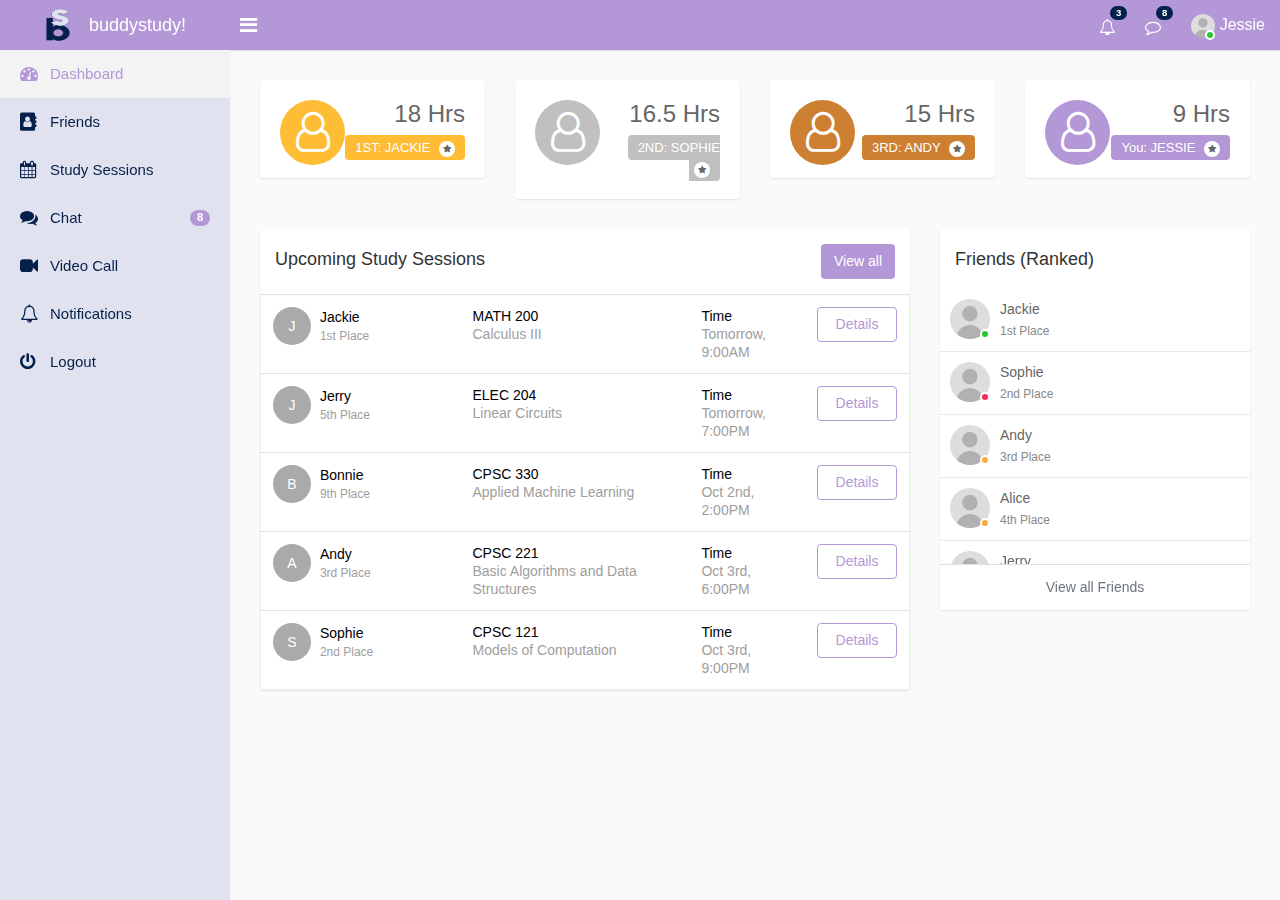
<file: index.html>
﻿<!DOCTYPE html>
<html lang="en">

<head>
    <meta charset="utf-8">
    <meta name="viewport" content="width=device-width, initial-scale=1.0, user-scalable=0">
    
    <title></title>
    <link href="https://fonts.googleapis.com/icon?family=Material+Icons" rel="stylesheet">
    <link rel="stylesheet" type="text/css" href="assets/css/bootstrap.min.css">
    <link rel="stylesheet" type="text/css" href="assets/css/font-awesome.min.css">
    <link rel="stylesheet" type="text/css" href="assets/css/style.css">
    
    <!--[if lt IE 9]>
		<script src="assets/js/html5shiv.min.js"></script>
		<script src="assets/js/respond.min.js"></script>
	<![endif]-->
</head>

<body>
    <div class="main-wrapper">
        <div class="header" align="middle">
			<div class="header-left">
				<a href="index.html" class="logo">
					<img src="assets/img/logo.png" width="35" height="35" alt=""> <span>buddystudy!</span>
				</a>
			</div>
			<a id="toggle_btn" href="javascript:void(0);"><i class="fa fa-bars"></i></a>
            <a id="mobile_btn" class="mobile_btn float-left" href="#sidebar"><i class="fa fa-bars"></i></a>
            <ul class="nav user-menu float-right">
                <li class="nav-item dropdown d-none d-sm-block">
                    <a href="#" class="dropdown-toggle nav-link" data-toggle="dropdown"><i class="fa fa-bell-o"></i> <span class="badge badge-pill bg-danger float-right">3</span></a>
                </li>
                <li class="nav-item dropdown d-none d-sm-block">
                    <a href="#" class="hasnotifications nav-link"><i class="fa fa-comment-o"></i> <span class="badge badge-pill bg-danger float-right">8</span></a>
                </li>
                <li class="nav-item dropdown d-none d-sm-block">
                    <a href="edit-profile.html" class="dropdown-toggle nav-link user-link" data-toggle="dropdown">
                        <span class="user-img">
							<img class="rounded-circle" src="assets/img/user.jpg" width="24" alt="Admin">
							<span class="status online"></span>
						</span>
						<span>Jessie</span>
                    </a>
					<div class="dropdown-menu">
						<a class="dropdown-item" href="edit-profile.html">Edit Profile</a>
						<a class="dropdown-item" href="login.html">Logout</a>
					</div>
                </li>
            </ul>
            <div class="dropdown mobile-user-menu float-right">
                <a href="#" class="dropdown-toggle" data-toggle="dropdown" aria-expanded="false"><i class="fa fa-ellipsis-v"></i></a>
                <div class="dropdown-menu dropdown-menu-right">
                    <a class="dropdown-item" href="edit-profile.html">Edit Profile</a>
                    <a class="dropdown-item" href="login.html">Logout</a>
                </div>
            </div>
        </div>
        <div class="sidebar" id="sidebar">
            <div class="sidebar-inner slimscroll">
                <div id="sidebar-menu" class="sidebar-menu">
                    <ul>
                        <li class="active">
                            <a href="index.html"><i class="fa fa-dashboard"></i> <span>Dashboard</span></a>
                        </li>
					
                        <li>
                            <a href="friends.html"><i class="fa fa-address-book"></i> <span>Friends</span></a>
                        </li>
                        <li>
                            <a href="study-sessions.html"><i class="fa fa-calendar"></i> <span>Study Sessions</span></a>
                        </li>
                        <li>
                            <a href="chat.html"><i class="fa fa-comments"></i> <span>Chat</span> <span class="badge badge-pill bg-primary float-right">8</span></a>
                        </li>
                        <li>
							<a href="video-call.html"><i class="fa fa-video-camera"></i> <span>Video Call</span></a>
						</li>
						<li>
							<a href="activities.html"><i class="fa fa-bell-o"></i> <span>Notifications</span></a>
						</li>
                        <li>
							<a href="login.html"><i class="fa fa-power-off"></i> <span>Logout</span></a>
						</li>
                    </ul>
                </div>
            </div>
        </div>
        <div class="page-wrapper">
            <div class="content">
                <div class="row">
                    <div class="col-md-6 col-sm-6 col-lg-6 col-xl-3">
                        <div class="dash-widget">
							<span class="dash-widget-bg4"><i class="fa fa-user-o" aria-hidden="true"></i></span>
							<div class="dash-widget-info text-right">
								<h3>18 Hrs</h3>
								<span class="widget-title4">1ST: JACKIE <i class="fa fa-star" aria-hidden="true"></i></span>
							</div>
                        </div>
                    </div>
                    <div class="col-md-6 col-sm-6 col-lg-6 col-xl-3">
                        <div class="dash-widget">
                            <span class="dash-widget-bg1"><i class="fa fa-user-o"></i></span>
                            <div class="dash-widget-info text-right">
                                <h3>16.5 Hrs</h3>
                                <span class="widget-title1">2ND: SOPHIE <i class="fa fa-star" aria-hidden="true"></i></span>
                            </div>
                        </div>
                    </div>
                    <div class="col-md-6 col-sm-6 col-lg-6 col-xl-3">
                        <div class="dash-widget">
                            <span class="dash-widget-bg2"><i class="fa fa-user-o" aria-hidden="true"></i></span>
                            <div class="dash-widget-info text-right">
                                <h3>15 Hrs</h3>
                                <span class="widget-title2">3RD: ANDY <i class="fa fa-star" aria-hidden="true"></i></span>
                            </div>
                        </div>
                    </div>
                    <div class="col-md-6 col-sm-6 col-lg-6 col-xl-3">
                        <div class="dash-widget">
                            <span class="dash-widget-bg3"><i class="fa fa-user-o" aria-hidden="true"></i></span>
                            <div class="dash-widget-info text-right">
                                <h3>9 Hrs</h3>
                                <span class="widget-title3">You: JESSIE <i class="fa fa-star" aria-hidden="true"></i></span>
                            </div>
                        </div>
                    </div>
                </div>
				

                <!-- UPCOMING STUDY SESSIONS -->
				<div class="row">
					<div class="col-12 col-md-6 col-lg-8 col-xl-8">
						<div class="card">
							<div class="card-header">
								<h4 class="card-title d-inline-block">Upcoming Study Sessions</h4> <a href="study-sessions.html" class="btn btn-primary float-right">View all</a>
							</div>
							<div class="card-body p-0">
								<div class="table-responsive">
									<table class="table mb-0">
										<thead class="d-none">
											<tr>
												<th>Friend Name</th>
                                                <th>Subject</th>
												<th>Timing</th>
												<th class="text-right">Details</th>
											</tr>
										</thead>
										<tbody>
											<tr>
												<td style="min-width: 200px;">
													<a class = "avatar" href = "login.html">J</a>
                                                    <h2>Jackie <span>1st Place</span></a></h2>
												</td>                 
												<td style="min-width: 200px;">
													<h5 class="time-title p-0">MATH 200</h5>
													<p>Calculus III</p>
												</td>
												<td>
													<h5 class="time-title p-0">Time</h5>
													<p>Tomorrow, 9:00AM</p>
												</td>
												<td class="text-right">
													<a href="login.html" class="btn btn-outline-primary take-btn">Details</a>
												</td>
											</tr>
											<tr>
												<td style="min-width: 200px;">
													<a class = "avatar" href = "login.html">J</a>
                                                    <h2>Jerry <span>5th Place</span></a></h2>
												</td>                 
												<td style="min-width: 200px;">
													<h5 class="time-title p-0">ELEC 204</h5>
													<p>Linear Circuits</p>
												</td>
												<td>
													<h5 class="time-title p-0">Time</h5>
													<p>Tomorrow, 7:00PM</p>
												</td>
												<td class="text-right">
													<a href="login.html" class="btn btn-outline-primary take-btn">Details</a>
												</td>
											</tr>
											<tr>
												<td style="min-width: 200px;">
													<a class = "avatar" href = "login.html">B</a>
                                                    <h2>Bonnie <span>9th Place</span></a></h2>
												</td>                 
												<td style="min-width: 200px;">
													<h5 class="time-title p-0">CPSC 330</h5>
													<p>Applied Machine Learning</p>
												</td>
												<td>
													<h5 class="time-title p-0">Time</h5>
													<p>Oct 2nd, 2:00PM</p>
												</td>
												<td class="text-right">
													<a href="login.html" class="btn btn-outline-primary take-btn">Details</a>
												</td>
											</tr>
											<tr>
												<td style="min-width: 200px;">
													<a class = "avatar" href = "login.html">A</a>
                                                    <h2>Andy <span>3rd Place</span></a></h2>
												</td>                 
												<td style="min-width: 200px;">
													<h5 class="time-title p-0">CPSC 221</h5>
													<p>Basic Algorithms and Data Structures</p>
												</td>
												<td>
													<h5 class="time-title p-0">Time</h5>
													<p>Oct 3rd, 6:00PM</p>
												</td>
												<td class="text-right">
													<a href="login.html" class="btn btn-outline-primary take-btn">Details</a>
												</td>
											</tr>
											<tr>
												<td style="min-width: 200px;">
													<a class = "avatar" href = "login.html">S</a>
                                                    <h2>Sophie <span>2nd Place</span></a></h2>
												</td>                 
												<td style="min-width: 200px;">
													<h5 class="time-title p-0">CPSC 121</h5>
													<p>Models of Computation</p>
												</td>
												<td>
													<h5 class="time-title p-0">Time</h5>
													<p>Oct 3rd, 9:00PM</p>
												</td>
												<td class="text-right">
													<a href="login.html" class="btn btn-outline-primary take-btn">Details</a>
												</td>
											</tr>
										</tbody>
									</table>
								</div>
							</div>
						</div>
					</div>

                    <!-- FRIENDS LIST -->
                    <div class="col-12 col-md-6 col-lg-4 col-xl-4">
                        <div class="card member-panel">
							<div class="card-header bg-white">
								<h4 class="card-title mb-0">Friends (Ranked)</h4>
							</div>
                            <div class="card-body">
                                <ul class="contact-list">
                                    <li>
                                        <div class="contact-cont">
                                            <div class="float-left user-img m-r-10">
                                                <a href="login.html" title="Jackie"><img src="assets/img/user.jpg" alt="" class="w-40 rounded-circle"><span class="status online"></span></a>
                                            </div>
                                            <div class="contact-info">
                                                <span class="contact-name text-ellipsis">Jackie</span>
                                                <span class="contact-date">1st Place</span>
                                            </div>
                                        </div>
                                    </li>
                                    <li>
                                        <div class="contact-cont">
                                            <div class="float-left user-img m-r-10">
                                                <a href="login.html"><img src="assets/img/user.jpg" alt="" class="w-40 rounded-circle"><span class="status offline"></span></a>
                                            </div>
                                            <div class="contact-info">
                                                <span class="contact-name text-ellipsis">Sophie</span>
                                                <span class="contact-date">2nd Place</span>
                                            </div>
                                        </div>
                                    </li>
                                    <li>
                                        <div class="contact-cont">
                                            <div class="float-left user-img m-r-10">
                                                <a href="login.html"><img src="assets/img/user.jpg" alt="" class="w-40 rounded-circle"><span class="status away"></span></a>
                                            </div>
                                            <div class="contact-info">
                                                <span class="contact-name text-ellipsis">Andy</span>
                                                <span class="contact-date">3rd Place</span>
                                            </div>
                                        </div>
                                    </li>
                                    <li>
                                        <div class="contact-cont">
                                            <div class="float-left user-img m-r-10">
                                                <a href="login.html" title="Alice"><img src="assets/img/user.jpg" alt="" class="w-40 rounded-circle"><span class="status away"></span></a>
                                            </div>
                                            <div class="contact-info">
                                                <span class="contact-name text-ellipsis">Alice</span>
                                                <span class="contact-date">4th Place</span>
                                            </div>
                                        </div>
                                    </li>
                                    <li>
                                        <div class="contact-cont">
                                            <div class="float-left user-img m-r-10">
                                                <a href="profile.html"><img src="assets/img/user.jpg" alt="" class="w-40 rounded-circle"><span class="status online"></span></a>
                                            </div>
                                            <div class="contact-info">
                                                <span class="contact-name text-ellipsis">Jerry</span>
                                                <span class="contact-date">5th Place</span>
                                            </div>
                                        </div>
                                    </li>
                                    <li>
                                        <div class="contact-cont">
                                            <div class="float-left user-img m-r-10">
                                                <a href="profile.html"><img src="assets/img/user.jpg" alt="" class="w-40 rounded-circle"><span class="status online"></span></a>
                                            </div>
                                            <div class="contact-info">
                                                <span class="contact-name text-ellipsis">YOU (Jessie)</span>
                                                <span class="contact-date">6th Place</span>
                                            </div>
                                        </div>
                                    </li>
                                </ul>
                            </div>
                            <div class="card-footer text-center bg-white">
                                <a href="friends.html" class="text-muted">View all Friends</a>
                            </div>
                        </div>
                    </div>
				</div>
            </div>


            <div class="notification-box">
                <div class="msg-sidebar notifications msg-noti">
                    <div class="topnav-dropdown-header">
                        <span>Messages</span>
                    </div>
                    <div class="drop-scroll msg-list-scroll" id="msg_list">
                        <ul class="list-box">
                            <li>
                                <a href="chat.html">
                                    <div class="list-item">
                                        <div class="list-left">
                                            <span class="avatar">R</span>
                                        </div>
                                        <div class="list-body">
                                            <span class="message-author">Richard Miles </span>
                                            <span class="message-time">12:28 AM</span>
                                            <div class="clearfix"></div>
                                            <span class="message-content">Lorem ipsum dolor sit amet, consectetur adipiscing</span>
                                        </div>
                                    </div>
                                </a>
                            </li>
                            <li>
                                <a href="chat.html">
                                    <div class="list-item new-message">
                                        <div class="list-left">
                                            <span class="avatar">J</span>
                                        </div>
                                        <div class="list-body">
                                            <span class="message-author">John Doe</span>
                                            <span class="message-time">1 Aug</span>
                                            <div class="clearfix"></div>
                                            <span class="message-content">Lorem ipsum dolor sit amet, consectetur adipiscing</span>
                                        </div>
                                    </div>
                                </a>
                            </li>
                            <li>
                                <a href="chat.html">
                                    <div class="list-item">
                                        <div class="list-left">
                                            <span class="avatar">T</span>
                                        </div>
                                        <div class="list-body">
                                            <span class="message-author"> Tarah Shropshire </span>
                                            <span class="message-time">12:28 AM</span>
                                            <div class="clearfix"></div>
                                            <span class="message-content">Lorem ipsum dolor sit amet, consectetur adipiscing</span>
                                        </div>
                                    </div>
                                </a>
                            </li>
                            <li>
                                <a href="chat.html">
                                    <div class="list-item">
                                        <div class="list-left">
                                            <span class="avatar">M</span>
                                        </div>
                                        <div class="list-body">
                                            <span class="message-author">Mike Litorus</span>
                                            <span class="message-time">12:28 AM</span>
                                            <div class="clearfix"></div>
                                            <span class="message-content">Lorem ipsum dolor sit amet, consectetur adipiscing</span>
                                        </div>
                                    </div>
                                </a>
                            </li>
                            <li>
                                <a href="chat.html">
                                    <div class="list-item">
                                        <div class="list-left">
                                            <span class="avatar">C</span>
                                        </div>
                                        <div class="list-body">
                                            <span class="message-author"> Catherine Manseau </span>
                                            <span class="message-time">12:28 AM</span>
                                            <div class="clearfix"></div>
                                            <span class="message-content">Lorem ipsum dolor sit amet, consectetur adipiscing</span>
                                        </div>
                                    </div>
                                </a>
                            </li>
                            <li>
                                <a href="chat.html">
                                    <div class="list-item">
                                        <div class="list-left">
                                            <span class="avatar">D</span>
                                        </div>
                                        <div class="list-body">
                                            <span class="message-author"> Domenic Houston </span>
                                            <span class="message-time">12:28 AM</span>
                                            <div class="clearfix"></div>
                                            <span class="message-content">Lorem ipsum dolor sit amet, consectetur adipiscing</span>
                                        </div>
                                    </div>
                                </a>
                            </li>
                            <li>
                                <a href="chat.html">
                                    <div class="list-item">
                                        <div class="list-left">
                                            <span class="avatar">B</span>
                                        </div>
                                        <div class="list-body">
                                            <span class="message-author"> Buster Wigton </span>
                                            <span class="message-time">12:28 AM</span>
                                            <div class="clearfix"></div>
                                            <span class="message-content">Lorem ipsum dolor sit amet, consectetur adipiscing</span>
                                        </div>
                                    </div>
                                </a>
                            </li>
                            <li>
                                <a href="chat.html">
                                    <div class="list-item">
                                        <div class="list-left">
                                            <span class="avatar">R</span>
                                        </div>
                                        <div class="list-body">
                                            <span class="message-author"> Rolland Webber </span>
                                            <span class="message-time">12:28 AM</span>
                                            <div class="clearfix"></div>
                                            <span class="message-content">Lorem ipsum dolor sit amet, consectetur adipiscing</span>
                                        </div>
                                    </div>
                                </a>
                            </li>
                            <li>
                                <a href="chat.html">
                                    <div class="list-item">
                                        <div class="list-left">
                                            <span class="avatar">C</span>
                                        </div>
                                        <div class="list-body">
                                            <span class="message-author"> Claire Mapes </span>
                                            <span class="message-time">12:28 AM</span>
                                            <div class="clearfix"></div>
                                            <span class="message-content">Lorem ipsum dolor sit amet, consectetur adipiscing</span>
                                        </div>
                                    </div>
                                </a>
                            </li>
                            <li>
                                <a href="chat.html">
                                    <div class="list-item">
                                        <div class="list-left">
                                            <span class="avatar">M</span>
                                        </div>
                                        <div class="list-body">
                                            <span class="message-author">Melita Faucher</span>
                                            <span class="message-time">12:28 AM</span>
                                            <div class="clearfix"></div>
                                            <span class="message-content">Lorem ipsum dolor sit amet, consectetur adipiscing</span>
                                        </div>
                                    </div>
                                </a>
                            </li>
                            <li>
                                <a href="chat.html">
                                    <div class="list-item">
                                        <div class="list-left">
                                            <span class="avatar">J</span>
                                        </div>
                                        <div class="list-body">
                                            <span class="message-author">Jeffery Lalor</span>
                                            <span class="message-time">12:28 AM</span>
                                            <div class="clearfix"></div>
                                            <span class="message-content">Lorem ipsum dolor sit amet, consectetur adipiscing</span>
                                        </div>
                                    </div>
                                </a>
                            </li>
                            <li>
                                <a href="chat.html">
                                    <div class="list-item">
                                        <div class="list-left">
                                            <span class="avatar">L</span>
                                        </div>
                                        <div class="list-body">
                                            <span class="message-author">Loren Gatlin</span>
                                            <span class="message-time">12:28 AM</span>
                                            <div class="clearfix"></div>
                                            <span class="message-content">Lorem ipsum dolor sit amet, consectetur adipiscing</span>
                                        </div>
                                    </div>
                                </a>
                            </li>
                            <li>
                                <a href="chat.html">
                                    <div class="list-item">
                                        <div class="list-left">
                                            <span class="avatar">T</span>
                                        </div>
                                        <div class="list-body">
                                            <span class="message-author">Tarah Shropshire</span>
                                            <span class="message-time">12:28 AM</span>
                                            <div class="clearfix"></div>
                                            <span class="message-content">Lorem ipsum dolor sit amet, consectetur adipiscing</span>
                                        </div>
                                    </div>
                                </a>
                            </li>
                        </ul>
                    </div>
                    <div class="topnav-dropdown-footer">
                        <a href="chat.html">See all messages</a>
                    </div>
                </div>
            </div>
        </div>
    </div>
    <div class="sidebar-overlay" data-reff=""></div>
    <script src="assets/js/jquery-3.2.1.min.js"></script>
	<script src="assets/js/popper.min.js"></script>
    <script src="assets/js/bootstrap.min.js"></script>
    <script src="assets/js/jquery.slimscroll.js"></script>
    <script src="assets/js/Chart.bundle.js"></script>
    <script src="assets/js/chart.js"></script>
    <script src="assets/js/app.js"></script>

</body>

</html>
</file>
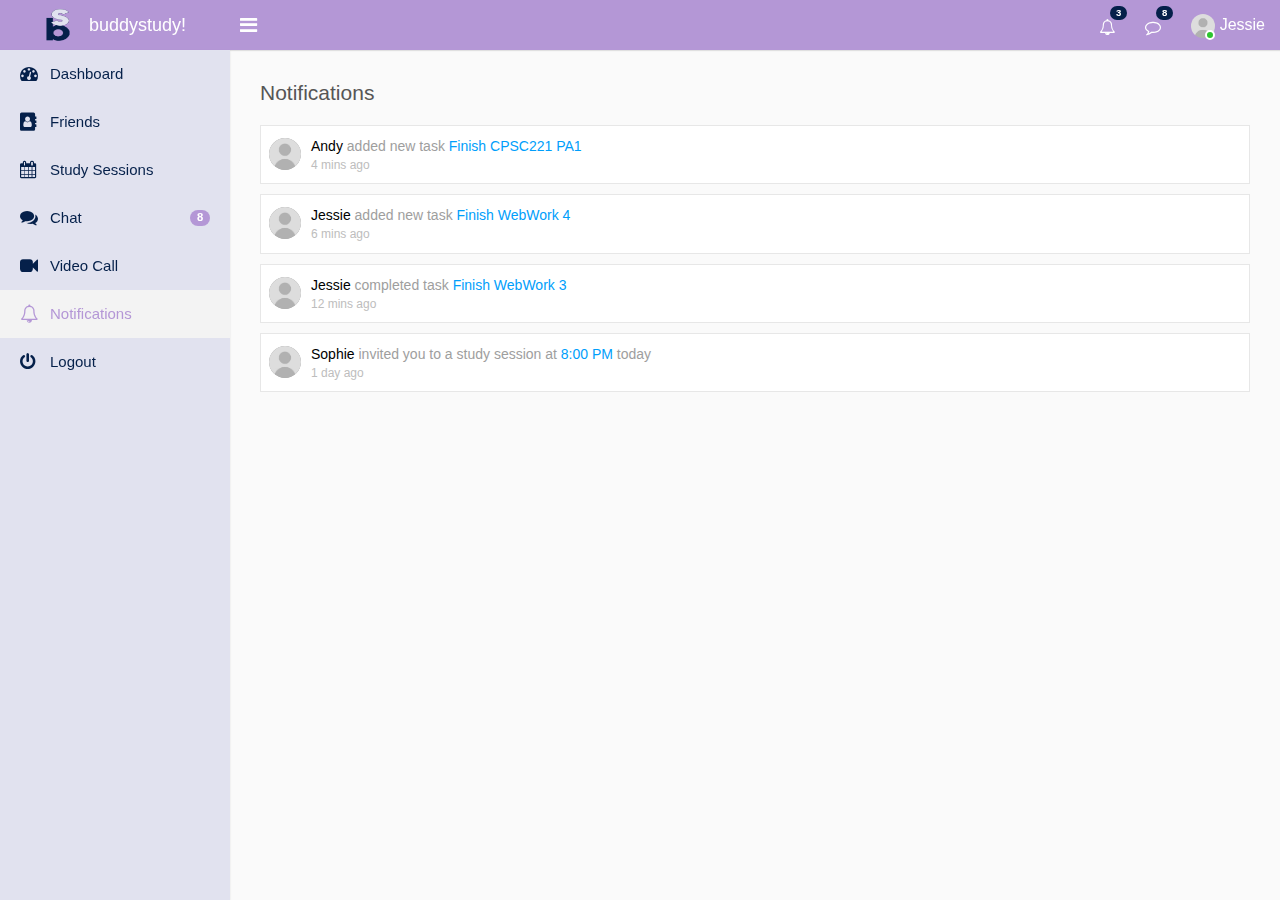
<file: activities.html>
﻿<!DOCTYPE html>
<html lang="en">

<head>
    <meta charset="utf-8">
    <meta name="viewport" content="width=device-width, initial-scale=1.0, user-scalable=0">
    
    <title>Activities</title>
    <link rel="stylesheet" type="text/css" href="assets/css/bootstrap.min.css">
    <link rel="stylesheet" type="text/css" href="assets/css/font-awesome.min.css">
    <link rel="stylesheet" type="text/css" href="assets/css/style.css">
    <!--[if lt IE 9]>
		<script src="assets/js/html5shiv.min.js"></script>
		<script src="assets/js/respond.min.js"></script>
	<![endif]-->
</head>

<body>
    <div class="main-wrapper">
        <div class="header" align="middle">
			<div class="header-left">
				<a href="index.html" class="logo">
					<img src="assets/img/logo.png" width="35" height="35" alt=""> <span>buddystudy!</span>
				</a>
			</div>
			<a id="toggle_btn" href="javascript:void(0);"><i class="fa fa-bars"></i></a>
            <a id="mobile_btn" class="mobile_btn float-left" href="#sidebar"><i class="fa fa-bars"></i></a>
            <ul class="nav user-menu float-right">
                <li class="nav-item dropdown d-none d-sm-block">
                    <a href="#" class="dropdown-toggle nav-link" data-toggle="dropdown"><i class="fa fa-bell-o"></i> <span class="badge badge-pill bg-danger float-right">3</span></a>
                </li>
                <li class="nav-item dropdown d-none d-sm-block">
                    <a href="#" class="hasnotifications nav-link"><i class="fa fa-comment-o"></i> <span class="badge badge-pill bg-danger float-right">8</span></a>
                </li>
                <li class="nav-item dropdown d-none d-sm-block">
                    <a href="edit-profile.html" class="dropdown-toggle nav-link user-link" data-toggle="dropdown">
                        <span class="user-img">
							<img class="rounded-circle" src="assets/img/user.jpg" width="24" alt="Admin">
							<span class="status online"></span>
						</span>
						<span>Jessie</span>
                    </a>
					<div class="dropdown-menu">
						<a class="dropdown-item" href="edit-profile.html">Edit Profile</a>
						<a class="dropdown-item" href="login.html">Logout</a>
					</div>
                </li>
            </ul>
            <div class="dropdown mobile-user-menu float-right">
                <a href="#" class="dropdown-toggle" data-toggle="dropdown" aria-expanded="false"><i class="fa fa-ellipsis-v"></i></a>
                <div class="dropdown-menu dropdown-menu-right">
                    <a class="dropdown-item" href="edit-profile.html">Edit Profile</a>
                    <a class="dropdown-item" href="login.html">Logout</a>
                </div>
            </div>
        </div>
        <div class="sidebar" id="sidebar">
            <div class="sidebar-inner slimscroll">
                <div id="sidebar-menu" class="sidebar-menu">
                    <ul>
                        <li>
                            <a href="index.html"><i class="fa fa-dashboard"></i> <span>Dashboard</span></a>
                        </li>
					
                        <li>
                            <a href="friends.html"><i class="fa fa-address-book"></i> <span>Friends</span></a>
                        </li>
                        <li>
                            <a href="study-sessions.html"><i class="fa fa-calendar"></i> <span>Study Sessions</span></a>
                        </li>
                        <li>
                            <a href="chat.html"><i class="fa fa-comments"></i> <span>Chat</span> <span class="badge badge-pill bg-primary float-right">8</span></a>
                        </li>
                        <li>
							<a href="video-call.html"><i class="fa fa-video-camera"></i> <span>Video Call</span></a>
						</li>
						<li class="active">
							<a href="activities.html"><i class="fa fa-bell-o"></i> <span>Notifications</span></a>
						</li>
                        <li>
							<a href="login.html"><i class="fa fa-power-off"></i> <span>Logout</span></a>
						</li>
                    </ul>
                </div>
            </div>
        </div>
        <div class="page-wrapper">
            <div class="content">
                <div class="row">
                    <div class="col-sm-12">
                        <h4 class="page-title">Notifications</h4>
                    </div>
                </div>
                <div class="row">
                    <div class="col-md-12">
                        <div class="activity">
                            <div class="activity-box">
                                <ul class="activity-list">
                                    <li>
                                        <div class="activity-user">
                                            <a href="profile.html" title="Lesley Grauer" data-toggle="tooltip" class="avatar">
                                                <img alt="Jessie" src="assets/img/user.jpg" class="img-fluid rounded-circle">
                                            </a>
                                        </div>
                                        <div class="activity-content">
                                            <div class="timeline-content">
                                                <a href="profile.html" class="name">Andy</a> added new task <a href="">Finish CPSC221 PA1</a>
                                                <span class="time">4 mins ago</span>
                                            </div>
                                        </div>
										<a class="activity-delete" href="" title="Delete">&times;</a>
                                    </li>
                                    <li>
                                        <div class="activity-user">
                                            <a href="profile.html" title="Lesley Grauer" data-toggle="tooltip" class="avatar">
                                                <img alt="Jessie" src="assets/img/user.jpg" class="img-fluid rounded-circle">
                                            </a>
                                        </div>
                                        <div class="activity-content">
                                            <div class="timeline-content">
                                                <a href="profile.html" class="name">Jessie</a> added new task <a href="#">Finish WebWork 4</a>
                                                <span class="time">6 mins ago</span>
                                            </div>
                                        </div>
										<a class="activity-delete" href="" title="Delete">&times;</a>
                                    </li>
                                    <li>
                                        <div class="activity-user">
                                            <a href="profile.html" title="Catherine Manseau" data-toggle="tooltip" class="avatar">
                                                <img alt="Catherine Manseau" src="assets/img/user.jpg" class="img-fluid rounded-circle">
                                            </a>
                                        </div>
                                        <div class="activity-content">
                                            <div class="timeline-content">
                                                <a href="profile.html" class="name">Jessie</a> completed task <a href="#">Finish WebWork 3</a>
                                                <span class="time">12 mins ago</span>
                                            </div>
                                        </div>
										<a class="activity-delete" href="" title="Delete">&times;</a>
                                    </li>
                                    <li>
                                        <div class="activity-user">
                                            <a href="#" title="Sophie" data-toggle="tooltip" class="avatar">
                                                <img alt="Sophie" src="assets/img/user.jpg" class="img-fluid rounded-circle">
                                            </a>
                                        </div>
                                        <div class="activity-content">
                                            <div class="timeline-content">
                                                <a href="profile.html" class="name">Sophie</a> invited you to a study session at <a href="#">8:00 PM</a> today
                                                <span class="time">1 day ago</span>
                                            </div>
                                        </div>
										<a class="activity-delete" href="" title="Delete">&times;</a>
                                    </li>
                                </ul>
                            </div>
                        </div>
                    </div>
                </div>
            </div>
            <div class="notification-box">
                <div class="msg-sidebar notifications msg-noti">
                    <div class="topnav-dropdown-header">
                        <span>Messages</span>
                    </div>
                    <div class="drop-scroll msg-list-scroll" id="msg_list">
                        <ul class="list-box">
                            <li>
                                <a href="chat.html">
                                    <div class="list-item">
                                        <div class="list-left">
                                            <span class="avatar">R</span>
                                        </div>
                                        <div class="list-body">
                                            <span class="message-author">Richard Miles </span>
                                            <span class="message-time">12:28 AM</span>
                                            <div class="clearfix"></div>
                                            <span class="message-content">Lorem ipsum dolor sit amet, consectetur adipiscing</span>
                                        </div>
                                    </div>
                                </a>
                            </li>
                            <li>
                                <a href="chat.html">
                                    <div class="list-item new-message">
                                        <div class="list-left">
                                            <span class="avatar">J</span>
                                        </div>
                                        <div class="list-body">
                                            <span class="message-author">John Doe</span>
                                            <span class="message-time">1 Aug</span>
                                            <div class="clearfix"></div>
                                            <span class="message-content">Lorem ipsum dolor sit amet, consectetur adipiscing</span>
                                        </div>
                                    </div>
                                </a>
                            </li>
                            <li>
                                <a href="chat.html">
                                    <div class="list-item">
                                        <div class="list-left">
                                            <span class="avatar">T</span>
                                        </div>
                                        <div class="list-body">
                                            <span class="message-author"> Tarah Shropshire </span>
                                            <span class="message-time">12:28 AM</span>
                                            <div class="clearfix"></div>
                                            <span class="message-content">Lorem ipsum dolor sit amet, consectetur adipiscing</span>
                                        </div>
                                    </div>
                                </a>
                            </li>
                            <li>
                                <a href="chat.html">
                                    <div class="list-item">
                                        <div class="list-left">
                                            <span class="avatar">M</span>
                                        </div>
                                        <div class="list-body">
                                            <span class="message-author">Mike Litorus</span>
                                            <span class="message-time">12:28 AM</span>
                                            <div class="clearfix"></div>
                                            <span class="message-content">Lorem ipsum dolor sit amet, consectetur adipiscing</span>
                                        </div>
                                    </div>
                                </a>
                            </li>
                            <li>
                                <a href="chat.html">
                                    <div class="list-item">
                                        <div class="list-left">
                                            <span class="avatar">C</span>
                                        </div>
                                        <div class="list-body">
                                            <span class="message-author"> Catherine Manseau </span>
                                            <span class="message-time">12:28 AM</span>
                                            <div class="clearfix"></div>
                                            <span class="message-content">Lorem ipsum dolor sit amet, consectetur adipiscing</span>
                                        </div>
                                    </div>
                                </a>
                            </li>
                            <li>
                                <a href="chat.html">
                                    <div class="list-item">
                                        <div class="list-left">
                                            <span class="avatar">D</span>
                                        </div>
                                        <div class="list-body">
                                            <span class="message-author"> Domenic Houston </span>
                                            <span class="message-time">12:28 AM</span>
                                            <div class="clearfix"></div>
                                            <span class="message-content">Lorem ipsum dolor sit amet, consectetur adipiscing</span>
                                        </div>
                                    </div>
                                </a>
                            </li>
                            <li>
                                <a href="chat.html">
                                    <div class="list-item">
                                        <div class="list-left">
                                            <span class="avatar">B</span>
                                        </div>
                                        <div class="list-body">
                                            <span class="message-author"> Buster Wigton </span>
                                            <span class="message-time">12:28 AM</span>
                                            <div class="clearfix"></div>
                                            <span class="message-content">Lorem ipsum dolor sit amet, consectetur adipiscing</span>
                                        </div>
                                    </div>
                                </a>
                            </li>
                            <li>
                                <a href="chat.html">
                                    <div class="list-item">
                                        <div class="list-left">
                                            <span class="avatar">R</span>
                                        </div>
                                        <div class="list-body">
                                            <span class="message-author"> Rolland Webber </span>
                                            <span class="message-time">12:28 AM</span>
                                            <div class="clearfix"></div>
                                            <span class="message-content">Lorem ipsum dolor sit amet, consectetur adipiscing</span>
                                        </div>
                                    </div>
                                </a>
                            </li>
                            <li>
                                <a href="chat.html">
                                    <div class="list-item">
                                        <div class="list-left">
                                            <span class="avatar">C</span>
                                        </div>
                                        <div class="list-body">
                                            <span class="message-author"> Claire Mapes </span>
                                            <span class="message-time">12:28 AM</span>
                                            <div class="clearfix"></div>
                                            <span class="message-content">Lorem ipsum dolor sit amet, consectetur adipiscing</span>
                                        </div>
                                    </div>
                                </a>
                            </li>
                            <li>
                                <a href="chat.html">
                                    <div class="list-item">
                                        <div class="list-left">
                                            <span class="avatar">M</span>
                                        </div>
                                        <div class="list-body">
                                            <span class="message-author">Melita Faucher</span>
                                            <span class="message-time">12:28 AM</span>
                                            <div class="clearfix"></div>
                                            <span class="message-content">Lorem ipsum dolor sit amet, consectetur adipiscing</span>
                                        </div>
                                    </div>
                                </a>
                            </li>
                            <li>
                                <a href="chat.html">
                                    <div class="list-item">
                                        <div class="list-left">
                                            <span class="avatar">J</span>
                                        </div>
                                        <div class="list-body">
                                            <span class="message-author">Jeffery Lalor</span>
                                            <span class="message-time">12:28 AM</span>
                                            <div class="clearfix"></div>
                                            <span class="message-content">Lorem ipsum dolor sit amet, consectetur adipiscing</span>
                                        </div>
                                    </div>
                                </a>
                            </li>
                            <li>
                                <a href="chat.html">
                                    <div class="list-item">
                                        <div class="list-left">
                                            <span class="avatar">L</span>
                                        </div>
                                        <div class="list-body">
                                            <span class="message-author">Loren Gatlin</span>
                                            <span class="message-time">12:28 AM</span>
                                            <div class="clearfix"></div>
                                            <span class="message-content">Lorem ipsum dolor sit amet, consectetur adipiscing</span>
                                        </div>
                                    </div>
                                </a>
                            </li>
                            <li>
                                <a href="chat.html">
                                    <div class="list-item">
                                        <div class="list-left">
                                            <span class="avatar">T</span>
                                        </div>
                                        <div class="list-body">
                                            <span class="message-author">Tarah Shropshire</span>
                                            <span class="message-time">12:28 AM</span>
                                            <div class="clearfix"></div>
                                            <span class="message-content">Lorem ipsum dolor sit amet, consectetur adipiscing</span>
                                        </div>
                                    </div>
                                </a>
                            </li>
                        </ul>
                    </div>
                    <div class="topnav-dropdown-footer">
                        <a href="chat.html">See all messages</a>
                    </div>
                </div>
            </div>
        </div>
    </div>
    <div class="sidebar-overlay" data-reff=""></div>
    <script src="assets/js/jquery-3.2.1.min.js"></script>
	<script src="assets/js/popper.min.js"></script>
    <script src="assets/js/bootstrap.min.js"></script>
    <script src="assets/js/jquery.slimscroll.js"></script>
    <script src="assets/js/app.js"></script>
</body>

</html>
</file>
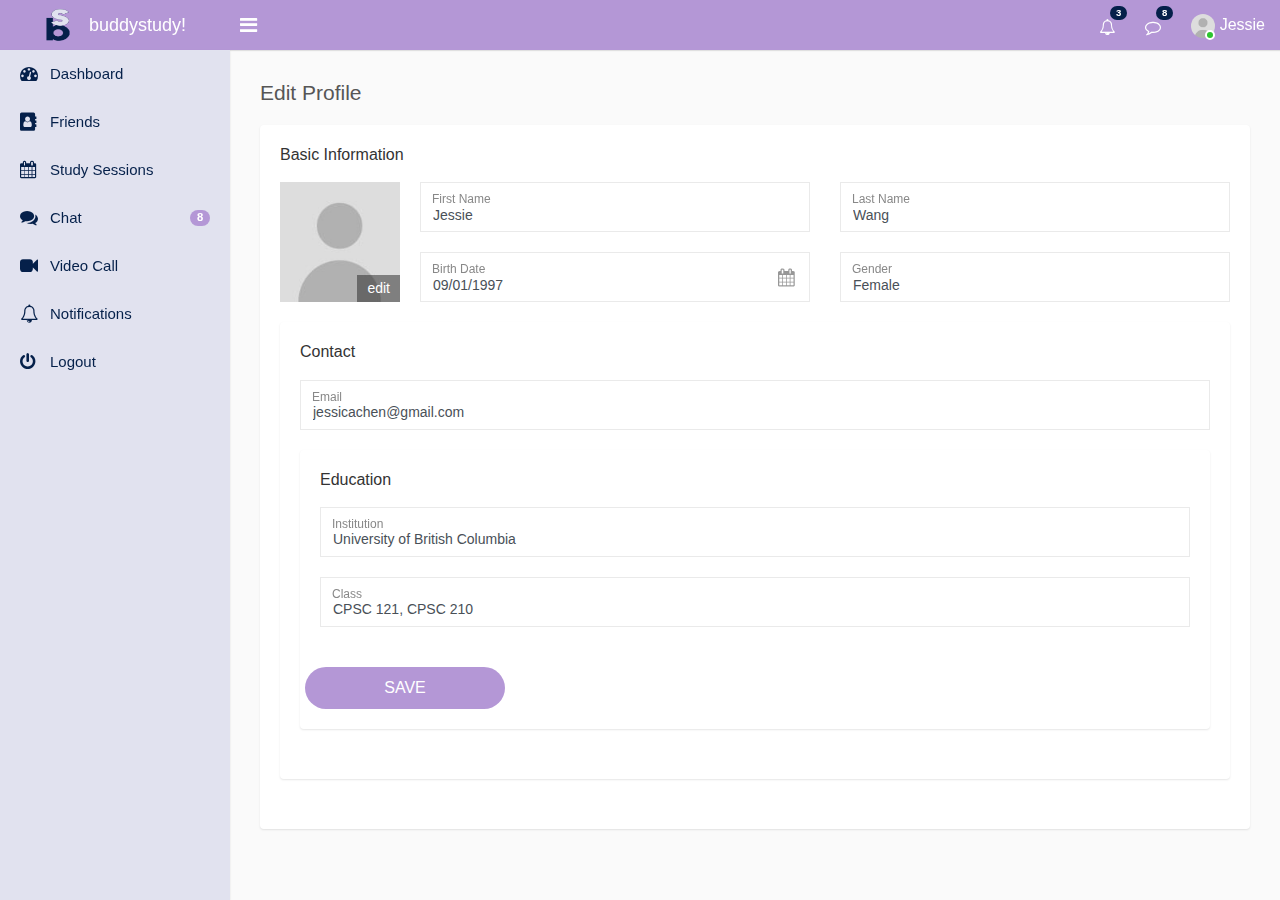
<file: edit-profile.html>
﻿<!DOCTYPE html>
<html lang="en">
<head>
    <meta charset="utf-8">
    <meta name="viewport" content="width=device-width, initial-scale=1.0, user-scalable=0">
    
    <title>Edit Profile</title>
    <link href="https://fonts.googleapis.com/icon?family=Material+Icons" rel="stylesheet">
    <link rel="stylesheet" type="text/css" href="assets/css/bootstrap.min.css">
    <link rel="stylesheet" type="text/css" href="assets/css/font-awesome.min.css">
    <link rel="stylesheet" type="text/css" href="assets/css/style.css">
    
    <!--[if lt IE 9]>
		<script src="assets/js/html5shiv.min.js"></script>
		<script src="assets/js/respond.min.js"></script>
	<![endif]-->
</head>

<body>
    <div class="main-wrapper">
        <div class="header">
			<div class="header-left">
				<a href="index.html" class="logo">
					<img src="assets/img/logo.png" width="35" height="35" alt=""> <span>buddystudy!</span>
				</a>
			</div>
			<a id="toggle_btn" href="javascript:void(0);"><i class="fa fa-bars"></i></a>
            <a id="mobile_btn" class="mobile_btn float-left" href="#sidebar"><i class="fa fa-bars"></i></a>
            <ul class="nav user-menu float-right">
                <li class="nav-item dropdown d-none d-sm-block">
                    <a href="#" class="dropdown-toggle nav-link" data-toggle="dropdown"><i class="fa fa-bell-o"></i> <span class="badge badge-pill bg-danger float-right">3</span></a>
                </li>
                <li class="nav-item dropdown d-none d-sm-block">
                    <a href="javascript:void(0);" id="open_msg_box" class="hasnotifications nav-link"><i class="fa fa-comment-o"></i> <span class="badge badge-pill bg-danger float-right">8</span></a>
                </li>
                <li class="nav-item dropdown d-none d-sm-block">
                    <a href="edit-profile.html" class="dropdown-toggle nav-link user-link" data-toggle="dropdown">
                        <span class="user-img">
							<img class="rounded-circle" src="assets/img/user.jpg" width="24" alt="Admin">
							<span class="status online"></span>
						</span>
						<span>Jessie</span>
                    </a>
					<div class="dropdown-menu">
						<a class="dropdown-item" href="edit-profile.html">Edit Profile</a>
						<a class="dropdown-item" href="login.html">Logout</a>
					</div>
                </li>
            </ul>
            <div class="dropdown mobile-user-menu float-right">
                <a href="#" class="dropdown-toggle" data-toggle="dropdown" aria-expanded="false"><i class="fa fa-ellipsis-v"></i></a>
                <div class="dropdown-menu dropdown-menu-right">
                    <a class="dropdown-item" href="edit-profile.html">Edit Profile</a>
                    <a class="dropdown-item" href="login.html">Logout</a>
                </div>
            </div>
        </div>
        <div class="sidebar" id="sidebar">
            <div class="sidebar-inner slimscroll">
                <div id="sidebar-menu" class="sidebar-menu">
                    <ul>
                        <li>
                            <a href="index.html"><i class="fa fa-dashboard"></i> <span>Dashboard</span></a>
                        </li>
					
                        <li>
                            <a href="patients.html"><i class="fa fa-address-book"></i> <span>Friends</span></a>
                        </li>
                        <li>
                            <a href="appointments.html"><i class="fa fa-calendar"></i> <span>Study Sessions</span></a>
                        </li>
                        <li>
                            <a href="chat.html"><i class="fa fa-comments"></i> <span>Chat</span> <span class="badge badge-pill bg-primary float-right">8</span></a>
                        </li>
                        <li>
							<a href="video-call.html"><i class="fa fa-video-camera"></i> <span>Video Call</span></a>
						</li>
						<li>
							<a href="activities.html"><i class="fa fa-bell-o"></i> <span>Notifications</span></a>
						</li>
                        <li>
							<a href="login.html"><i class="fa fa-power-off"></i> <span>Logout</span></a>
						</li>
                    </ul>
                </div>
            </div>
        </div>
        <div class="page-wrapper">
            <div class="content">
                <div class="row">
                    <div class="col-sm-12">
                        <h4 class="page-title">Edit Profile</h4>
                    </div>
                </div>
                <form>
                    <div class="card-box">
                        <h3 class="card-title">Basic Information</h3>
                        <div class="row">
                            <div class="col-md-12">
                                <div class="profile-img-wrap">
                                    <img class="inline-block" src="assets/img/user.jpg" alt="user">
                                    <div class="fileupload btn">
                                        <span class="btn-text">edit</span>
                                        <input class="upload" type="file">
                                    </div>
                                </div>
                                <div class="profile-basic">
                                    <div class="row">
                                        <div class="col-md-6">
                                            <div class="form-group form-focus">
                                                <label class="focus-label">First Name</label>
                                                <input type="text" class="form-control floating" value="Jessie">
                                            </div>
                                        </div>
                                        <div class="col-md-6">
                                            <div class="form-group form-focus">
                                                <label class="focus-label">Last Name</label>
                                                <input type="text" class="form-control floating" value="Wang">
                                            </div>
                                        </div>
                                        <div class="col-md-6">
                                            <div class="form-group form-focus">
                                                <label class="focus-label">Birth Date</label>
                                                <div class="cal-icon">
                                                    <input class="form-control floating datetimepicker" type="text" value="09/01/1997">
                                                </div>
                                            </div>
                                        </div>
                                        <div class="col-md-6">
                                            <div class="form-group form-focus">
                                                <label class="focus-label">Gender</label>
                                                <input type="text" class="form-control floating" value="Female">
                                            </div>
                                    </div>
                                </div>
                            </div>
                        </div>
                    </div>
                    <div class="card-box">
                        <h3 class="card-title">Contact</h3>
                        <div class="row">
                            <div class="col-md-12">
                                <div class="form-group form-focus">
                                    <label class="focus-label">Email</label>
                                    <input type="text" class="form-control floating" value="jessicachen@gmail.com">
                                </div>
                            </div>
                    </div>
                    <div class="card-box">
                        <h3 class="card-title">Education</h3>
                        <div class="row">
                            <div class="col-md-12">
                                <div class="form-group form-focus">
                                    <label class="focus-label">Institution</label>
                                    <input type="text" class="form-control floating" value="University of British Columbia">
                                </div>
                            </div>
                            <div class="col-md-12">
                                <div class="form-group form-focus">
                                    <label class="focus-label">Class</label>
                                    <input type="text" class="form-control floating" value="CPSC 121, CPSC 210">
                                </div>
                            </div>
                    <div class="text-center m-t-20">
                        <button class="btn btn-primary submit-btn" type="button">Save</button>
                    </div>
                </form>
            </div>
        </div>
    </div>  
    <div class="sidebar-overlay" data-reff=""></div>
    <script src="assets/js/jquery-3.2.1.min.js"></script>
	<script src="assets/js/popper.min.js"></script>
    <script src="assets/js/bootstrap.min.js"></script>
    <script src="assets/js/jquery.slimscroll.js"></script>
    <script src="assets/js/select2.min.js"></script>
    <script src="assets/js/moment.min.js"></script>
    <script src="assets/js/bootstrap-datetimepicker.min.js"></script>
    <script src="assets/js/app.js"></script>
</body>

</html>
</file>
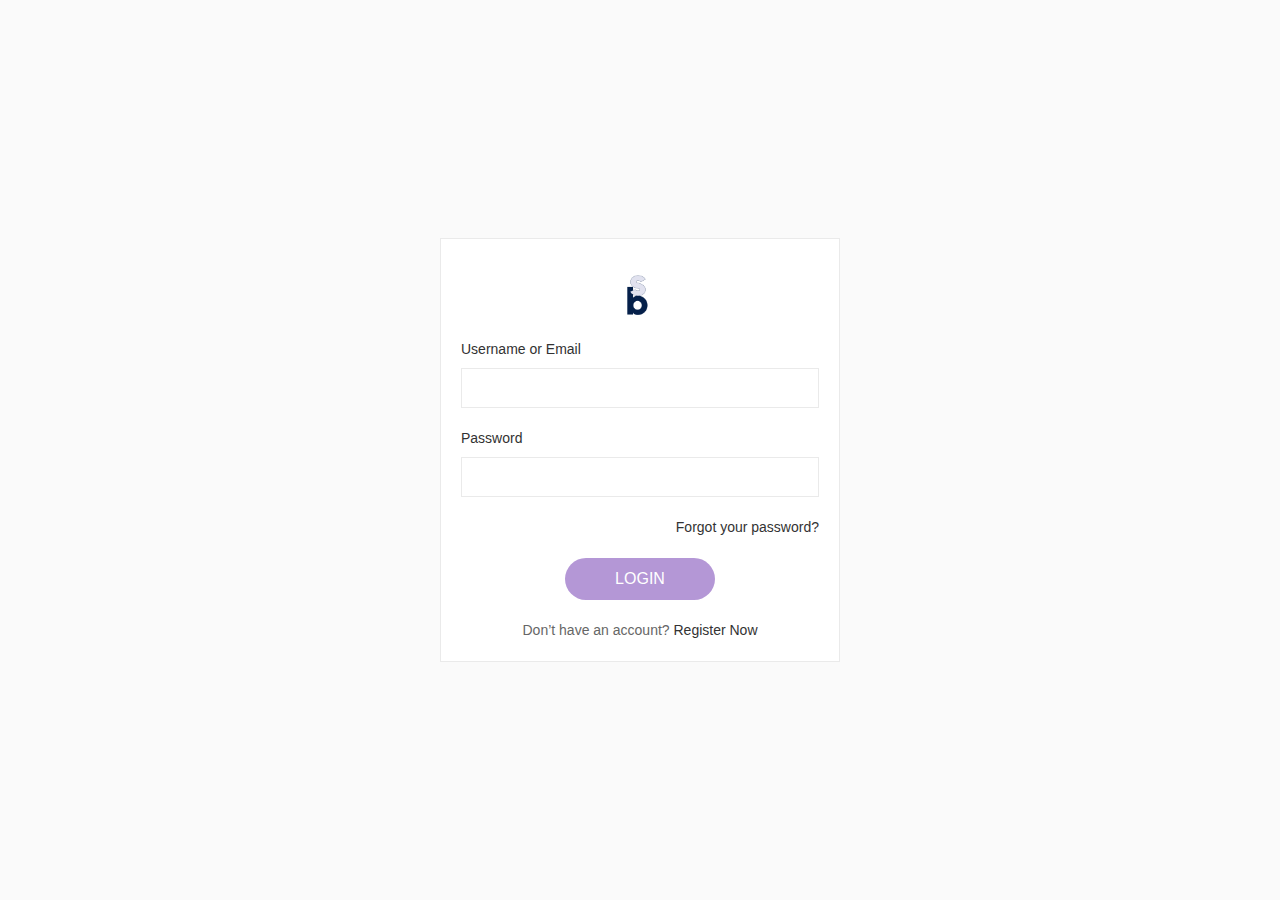
<file: login.html>
﻿<!DOCTYPE html>
<html lang="en">

<head>
    <meta charset="utf-8">
    <meta name="viewport" content="width=device-width, initial-scale=1.0, user-scalable=0">
    
    <title>Log In -- Buddy Study</title>
    <link rel="stylesheet" type="text/css" href="assets/css/bootstrap.min.css">
    <link rel="stylesheet" type="text/css" href="assets/css/font-awesome.min.css">
    <link rel="stylesheet" type="text/css" href="assets/css/style.css">
    <!--[if lt IE 9]>
		<script src="assets/js/html5shiv.min.js"></script>
		<script src="assets/js/respond.min.js"></script>
	<![endif]-->
</head>

<body>
    <div class="main-wrapper account-wrapper">
        <div class="account-page">
			<div class="account-center">
				<div class="account-box">
                    <form action="index.html" class="form-signin">
						<div class="account-logo">
                            <a href="index.html"><img src="assets/img/BSLogo.png" alt=""></a>
                        </div>
                        <div class="form-group">
                            <label>Username or Email</label>
                            <input type="text" autofocus="" class="form-control">
                        </div>
                        <div class="form-group">
                            <label>Password</label>
                            <input type="password" class="form-control">
                        </div>
                        <div class="form-group text-right">
                            <a href="login.html">Forgot your password?</a>
                        </div>
                        <div class="form-group text-center">
                            <button type="submit" class="btn btn-primary account-btn">Login</button>
                        </div>
                        <div class="text-center register-link">
                            Don’t have an account? <a href="register.html">Register Now</a>
                        </div>
                    </form>
                </div>
			</div>
        </div>
    </div>
    <script src="assets/js/jquery-3.2.1.min.js"></script>
	<script src="assets/js/popper.min.js"></script>
    <script src="assets/js/bootstrap.min.js"></script>
    <script src="assets/js/app.js"></script>
</body>

</html>
</file>
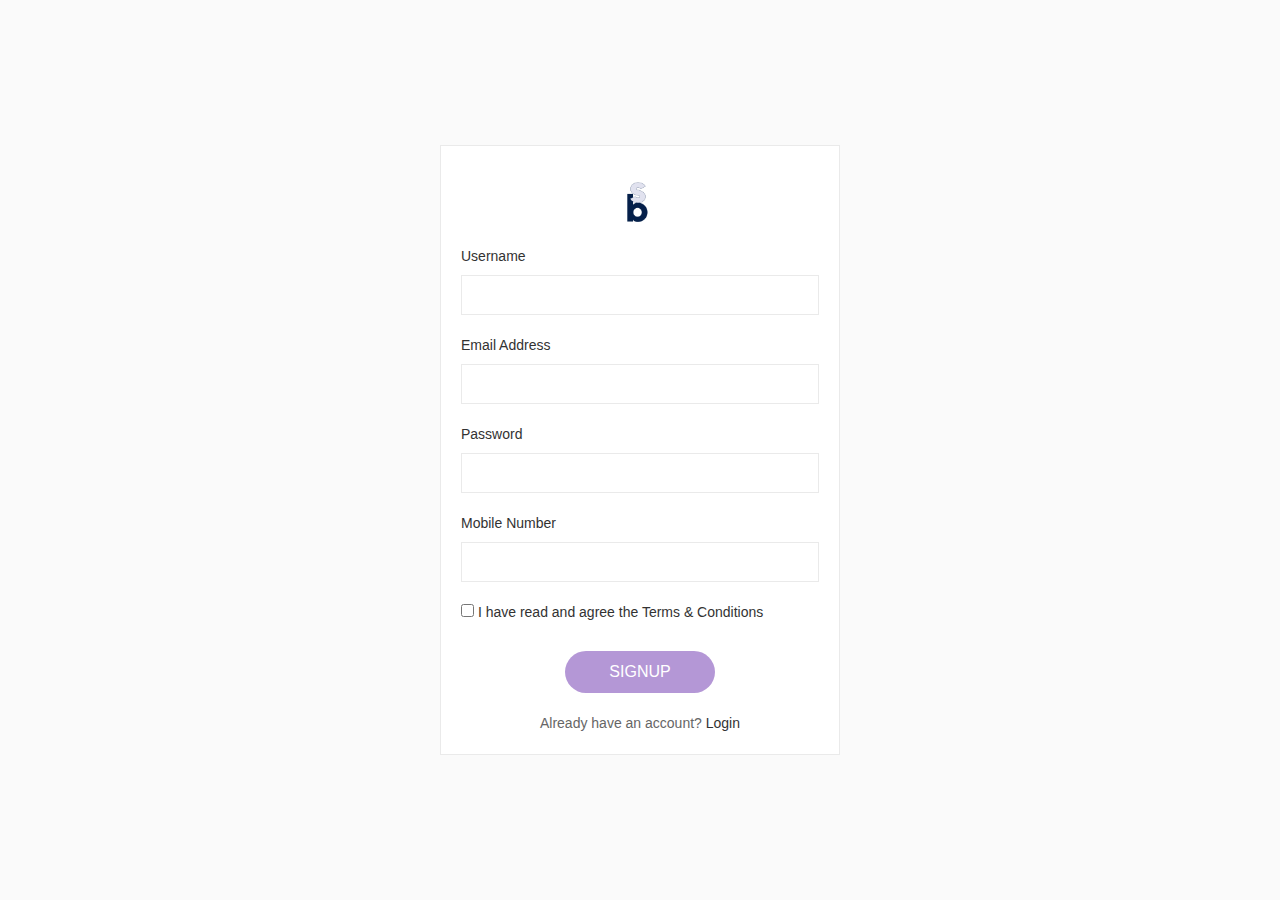
<file: register.html>
﻿<!DOCTYPE html>
<html lang="en">

<head>
    <meta charset="utf-8">
    <meta name="viewport" content="width=device-width, initial-scale=1.0, user-scalable=0">
    
    <title>Register - Buddy Study</title>
    <link rel="stylesheet" type="text/css" href="assets/css/bootstrap.min.css">
    <link rel="stylesheet" type="text/css" href="assets/css/font-awesome.min.css">
    <link rel="stylesheet" type="text/css" href="assets/css/style.css">
    <!--[if lt IE 9]>
		<script src="assets/js/html5shiv.min.js"></script>
		<script src="assets/js/respond.min.js"></script>
	<![endif]-->
</head>

<body>
    <div class="main-wrapper  account-wrapper">
        <div class="account-page">
            <div class="account-center">
                <div class="account-box">
                    <form action="index.html" class="form-signin">
						<div class="account-logo">
                            <a href="index.html"><img src="assets/img/BSLogo.png" alt=""></a>
                        </div>
                        <div class="form-group">
                            <label>Username</label>
                            <input type="text" class="form-control">
                        </div>
                        <div class="form-group">
                            <label>Email Address</label>
                            <input type="email" class="form-control">
                        </div>
                        <div class="form-group">
                            <label>Password</label>
                            <input type="password" class="form-control">
                        </div>
                        <div class="form-group">
                            <label>Mobile Number</label>
                            <input type="text" class="form-control">
                        </div>
                        <div class="form-group checkbox">
                            <label>
                                <input type="checkbox"> I have read and agree the <a href="index.html">Terms & Conditions</a>
                            </label>
                        </div>
                        <div class="form-group text-center">
                            <button class="btn btn-primary account-btn" type="submit">Signup</button>
                        </div>
                        <div class="text-center login-link">
                            Already have an account? <a href="login.html">Login</a>
                        </div>
                    </form>
                </div>
            </div>
        </div>
    </div>
    <script src="assets/js/jquery-3.2.1.min.js"></script>
	<script src="assets/js/popper.min.js"></script>
    <script src="assets/js/bootstrap.min.js"></script>
    <script src="assets/js/app.js"></script>
</body>

</html>
</file>
<file: assets/css/style.css>
/*
Author       : Dreamguys
������ȫ��õ�Bootstrapģ�壺http://www.bootstrapmb.com
Version      : 1.0
*/

/*============================
 [Table of CSS]

1. General
2. Table
3. Helper Class
4. Bootstrap Classes
5. Header
6. Sidebar
7. Content
8. Login
9. Dashboard
10. Activity
11. Select2
12. Nav tabs
13. Holidays
14. Edit Profile
15. Chat
16. Focus Label
17. Leave
18. Employee
19. Events
20. Profile
21. Notifications
22. Roles & Permissions
23. Chat Right Sidebar
24. Invoice
25. Doctors
26. Add Doctor
27. Payslip
28. Attendance
29. Inbox
30. Mail View
31. Blog
32. Blog View
33. UI Kit
34. Error
35. Lock Screen
36. Voice call
37. Video Call
38. Incoming call
39. Notification settings
40. Chat Sidebar
41. Gallery
42. Responsive

========================================*/

/*-----------------
	1. General
-----------------------*/

@import url('https://fonts.googleapis.com/css2?family=Urbanist:wght@300&display=swap');
html {
	height: 100%;
}
body {
	font-family: 'Rubik', sans-serif;
	font-size: 0.875rem;
	color: #666;
	background-color: #fafafa;
	overflow-x: hidden;
	height: 100%;
}
h1,
h2,
h3,
h4,
h5,
h6 {
	margin-top: 0;
}
h1,
.h1 {
	font-size: 2.25rem;
}
h2,
.h2 {
	font-size: 1.875rem;
}
h3,
.h3 {
	font-size: 1.5rem;
}
h4,
.h4 {
	font-size: 1.125rem;
}
h5,
.h5 {
	font-size: 0.875rem;
}
h6,
.h6 {
	font-size: 0.75rem;
}
a:hover,
a:active,
a:focus {
	text-decoration: none;
	color: #B497D6;
	outline: none;
}
.form-control {
	border-radius: 0;
	box-shadow: none;
	padding: 0.469rem 0.75rem;
	border-color: #eaeaea;
	font-size: 14px;
	min-height: 40px;
}
.form-control:focus {
	border-color: #B497D6;
	box-shadow: none;
	outline: 0 none;
}
a {
	color: #B497D6;
}
input,
button,
a {
	transition: all 0.4s ease;
	-moz-transition: all 0.4s ease;
	-o-transition: all 0.4s ease;
	-ms-transition: all 0.4s ease;
	-webkit-transition: all 0.4s ease;
}
input,
button {
	outline: none;
}
input[type="file"] {
	height: auto;
	padding: 6px 0.75rem;
}
input[type=text],
input[type=password] {
	-webkit-appearance: none;
	-moz-appearance: none;
	appearance: none;
}
textarea.form-control {
	resize: vertical;
}
.navbar-nav > li {
	float: left;
}
.form-group {
	margin-bottom: 20px;
}
.display-block {
	display: block;
}
.btn.rounded {
	box-shadow: 0 1px 2px 0 rgba(0, 0, 0, 0.1);
}
.btn.focus,
.btn:focus {
	box-shadow: inherit !important;
}
.list-group-item {
	border: 1px solid #eaeaea;
}

/*-----------------
	2. Table
-----------------------*/

.table {
	color: #000;
	border: 1px solid #f0f0f0;
}
.table.table-white {
	background-color: #fff;
}
.table > tbody > tr > td {
	font-weight: 300;
}
.table-striped > tbody > tr:nth-of-type(2n + 1) {
	background-color: #f6f6f6;
}
table.table td .avatar {
	margin: 0 5px 0 0;
}
table.table td h2 {
	display: inline-block;
	font-size: inherit;
	font-weight: 400;
	margin: 0;
	padding: 0;
	vertical-align: middle;
}
table.table td h2 a {
	color: #757575;
}
table.table td h2 a:hover {
	color: #009efb;
}
table.table td h2 span {
	color: #9e9e9e;
	display: block;
	font-size: 12px;
	margin-top: 3px;
}

/*-----------------
	3. Helper Class
-----------------------*/

.m-r-5 {
	margin-right: 5px !important;
}
.m-r-10 {
	margin-right: 10px !important;
}
.m-l-5 {
	margin-left: 5px !important;
}
.m-t-0 {
	margin-top: 0 !important;
}
.m-t-10 {
	margin-top: 10px !important;
}
.m-t-20 {
	margin-top: 20px !important;
}
.m-t-30 {
	margin-top: 30px !important;
}
.m-t-50 {
	margin-top: 50px !important;
}
.m-b-10 {
	margin-bottom: 10px !important;
}
.m-b-20 {
	margin-bottom: 20px !important;
}
.m-b-30 {
	margin-bottom: 30px !important;
}
.w-40 {
	width: 40px;
}
.block {
	display: block !important;
}
.text-ellipsis {
	display: block;
	max-width: 100%;
	overflow: hidden;
	text-overflow: ellipsis;
	white-space: nowrap;
}
.text-muted-light {
	color: #aaa;
}
.card-box {
	background-color: #fff;
	border-radius: 4px;
	margin-bottom: 30px;
	padding: 20px;
	position: relative;
	box-shadow: 0 1px 2px 0 rgba(0, 0, 0, 0.1);
}
.card-title {
	color: #333;
	font-size: 16px;
	margin-bottom: 20px;
}
.page-title {
	color: #565656;
	font-size: 21px;
	font-weight: normal;
	margin-bottom: 20px;
}
.page-sub-title {
	color: #565656;
	font-size: 18px;
	font-weight: normal;
	margin-bottom: 20px;
}
.cal-icon:after {
	background: transparent url("../img/calander.png") no-repeat scroll 0 0;
	bottom: 0;
	content: "";
	display: block;
	height: 19px;
	margin: auto;
	position: absolute;
	right: 15px;
	top: 0;
	width: 17px;
}
.cal-icon {
	position: relative;
	width: 100%;
}
.time-icon:after {
	background: transparent url("../img/clock.png") no-repeat scroll 0 0;
	bottom: 0;
	content: "";
	display: block;
	height: 19px;
	margin: auto;
	position: absolute;
	right: 15px;
	top: 0;
	width: 19px;
}
.time-icon {
	position: relative;
	width: 100%;
}
.badge-success-border {
	border: 1px solid #55ce63;
	color: #55ce63;
	background-color: #fff;
	display: inline-block;
	min-width: 80px;
}
.badge-danger-border {
	border: 1px solid #f62d51;
	color: #f62d51;
	background-color: #fff;
	display: inline-block;
	min-width: 80px;
}
.badge-warning-border {
	border: 1px solid #ffbc34;
	color: #ffbc34;
	background-color: #fff;
	display: inline-block;
	min-width: 80px;
}
.badge-info-border {
	border: 1px solid #009efb;
	color: #009efb;
	background-color: #fff;
	display: inline-block;
	min-width: 80px;
}
.modal-footer.text-left {
	text-align: left;
}
.modal-footer.text-center {
	text-align: center;
}
.font-18 {
	font-size: 18px;
}
.border-right {
	border-right: 1px solid #e7e7e7;
}
.blur {
	-webkit-filter: blur(3px);
	-moz-filter: blur(3px);
	-o-filter: blur(3px);
	-ms-filter: blur(3px);
	filter: blur(3px);
}
.btn {
	font-size: 0.875rem;
}

/*-----------------
	4. Bootstrap Classes
-----------------------*/

.btn-white {
	background-color: #fff;
	border: 1px solid #ccc;
	color: #333;
}
.rounded,
.circle {
	border-radius: 500px;
}
.bg-primary,
.badge-primary {
	background-color: #B497D6 !important;
}
.bg-success,
.badge-success {
	background-color: #55ce63 !important;
}
.bg-info,
.badge-info {
	background-color: #B497D6 !important;
}
.bg-warning,
.badge-warning {
	background-color: #ffbc34 !important;
}
.bg-danger,
.badge-danger {
	background-color: #05204A !important;
}
.bg-white {
	background-color: #fff;
}
.text-primary,
.dropdown-menu > li > a.text-primary {
	color: #B497D6 !important;
}
.text-success,
.dropdown-menu > li > a.text-success {
	color: #55ce63;
}
.text-danger,
.dropdown-menu > li > a.text-danger {
	color: #05204A;
}
.text-info,
.dropdown-menu > li > a.text-info {
	color: #009efb;
}
.text-warning,
.dropdown-menu > li > a.text-warning {
	color: #ffbc34;
}
.text-purple,
.dropdown-menu > li > a.text-purple {
	color: #7460ee;
}
.btn-primary {
	border-color: transparent;
	background-color: #b497d6;
}
.btn-primary:hover,
.btn-primary:focus,
.btn-primary.active,
.btn-primary:active,
.open > .dropdown-toggle.btn-primary {
	background-color: #b497d6;
	border: 1px solid #b497d6;
	color: #fff;
}
.btn-primary.active.focus,
.btn-primary.active:focus,
.btn-primary.active:hover,
.btn-primary.focus:active,
.btn-primary:active:focus,
.btn-primary:active:hover,
.open > .dropdown-toggle.btn-primary.focus,
.open > .dropdown-toggle.btn-primary:focus,
.open > .dropdown-toggle.btn-primary:hover {
	background-color: #b497d6;
	border: 1px solid #b497d6;
}
.btn-primary.active:not(:disabled):not(.disabled),
.btn-primary:active:not(:disabled):not(.disabled),
.show > .btn-primary.dropdown-toggle {
	background-color: #b497d6;
	border-color: #b497d6;
	color: #fff;
}
.btn-outline-primary {
	border-color: #b497d6;
	color: #b497d6;
}
.btn-outline-primary:hover {
	background-color: #b497d6;
	border-color: #b497d6;
	color: #fff;
}
.btn-outline-primary.active:not(:disabled):not(.disabled),
.btn-outline-primary:active:not(:disabled):not(.disabled),
.show > .btn-outline-primary.dropdown-toggle {
	background-color: #b497d6;
	border-color: #b497d6;
	color: #fff;
}
.btn-success {
	background-color: #55ce63;
	border: 1px solid #55ce63
}
.btn-success:hover,
.btn-success:focus,
.btn-success.active,
.btn-success:active,
.open > .dropdown-toggle.btn-success {
	background: #4ab657;
	border: 1px solid #4ab657
}
.btn-success.active.focus,
.btn-success.active:focus,
.btn-success.active:hover,
.btn-success.focus:active,
.btn-success:active:focus,
.btn-success:active:hover,
.open > .dropdown-toggle.btn-success.focus,
.open > .dropdown-toggle.btn-success:focus,
.open > .dropdown-toggle.btn-success:hover {
	background: #4ab657;
	border: 1px solid #4ab657
}
.btn-info {
	background-color: #009efb;
	border: 1px solid #009efb
}
.btn-info:hover,
.btn-info:focus,
.btn-info.active,
.btn-info:active,
.open > .dropdown-toggle.btn-info {
	background-color: #028ee1;
	border: 1px solid #028ee1
}
.btn-info.active.focus,
.btn-info.active:focus,
.btn-info.active:hover,
.btn-info.focus:active,
.btn-info:active:focus,
.btn-info:active:hover,
.open > .dropdown-toggle.btn-info.focus,
.open > .dropdown-toggle.btn-info:focus,
.open > .dropdown-toggle.btn-info:hover {
	background-color: #028ee1;
	border: 1px solid #028ee1
}
.btn-warning {
	background: #ffbc34;
	border: 1px solid #ffbc34
}
.btn-warning:hover,
.btn-warning:focus,
.btn-warning.active,
.btn-warning:active,
.open > .dropdown-toggle.btn-warning {
	background: #e9ab2e;
	border: 1px solid #e9ab2e
}
.btn-warning.active.focus,
.btn-warning.active:focus,
.btn-warning.active:hover,
.btn-warning.focus:active,
.btn-warning:active:focus,
.btn-warning:active:hover,
.open > .dropdown-toggle.btn-warning.focus,
.open > .dropdown-toggle.btn-warning:focus,
.open > .dropdown-toggle.btn-warning:hover {
	background: #e9ab2e;
	border: 1px solid #e9ab2e
}
.btn-danger {
	background: #f62d51;
	border: 1px solid #f62d51
}
.btn-danger:hover,
.btn-danger:focus {
	background-color: #e6294b;
	border: 1px solid #e6294b
}
.pagination > .active > a,
.pagination > .active > a:focus,
.pagination > .active > a:hover,
.pagination > .active > span,
.pagination > .active > span:focus,
.pagination > .active > span:hover {
	background-color: #009efb;
	border-color: #009efb;
}
.pagination > li > a,
.pagination > li > span {
	color: #009efb;
	padding: .5rem .75rem !important;
}
.page-item.active .page-link {
	background-color: #009efb;
	border-color: #009efb;
}
.dropdown-menu {
	border: 1px solid rgba(0, 0, 0, 0.1);
	border-radius: 3px;
	transform-origin: left top 0;
	box-shadow: inherit;
	background-color: #fff;
}
.navbar-nav .open .dropdown-menu {
	background-color: #fff;
	border: 1px solid rgba(0, 0, 0, 0.1);
}
.btn-group-xs > .btn,
.btn-xs {
	min-height: 22px;
	min-width: 22px;
}
.dropdown-menu {
	font-size: 13px;
}
.btn-link,
.btn-link:hover,
.btn-link:focus,
.btn-link:active {
	box-shadow: none;
}
.btn-link {
	color: #333;
}
.nav .open > a,
.nav .open > a:focus,
.nav .open > a:hover {
	background-color: rgba(0, 0, 0, 0.2);
}
.card {
	margin-bottom: 30px;
	box-shadow: 0 1px 2px 0 rgba(0, 0, 0, 0.1);
	border: 0;
}
.card-title {
	margin-bottom: 1.125rem;
}
.dropdown-action .dropdown-toggle:after {
	display: none;
}
.badge.badge-pill {
	border-radius: 10rem;
}
.badge-primary {
	color: #fff;
}
.btn.btn-rounded {
	border-radius: 50px;
}
.nav-tabs .nav-link:focus,
.nav-tabs .nav-link:hover {
	background-color: #eee;
	border-color: transparent;
}
.nav-tabs .nav-link {
	border-radius: 0;
}
.table.dataTable {
	border-collapse: collapse !important;
}
textarea.form-control {
	height: auto;
	border-radius: 50%;
}
.progress-example .progress {
	margin-bottom: 1.5rem;
}
.progress-xs {
	height: 4px;
}
.progress-sm {
	height: 15px;
}
.progress.progress-sm {
	height: 6px;
}
.progress.progress-md {
	height: 8px;
}
.progress.progress-lg {
	height: 18px;
}
.form-control.form-control-sm {
	padding: 0.25rem 0.5rem;
}
.card .card-header {
	background-color: rgba(255, 255, 255, 0.1);
	border: 0 none;
	font-size: 16px;
	line-height: 30px;
	padding: 15px;
}
.card .card-header .card-title {
	font-size: 18px;
	font-weight: 400;
	line-height: 20px;
	margin: 0;
	padding: 5px 0;
}
.table h5 {
	font-size: 14px;
	font-weight: 400;
	line-height: 18px;
	margin-bottom: 0;
	vertical-align: middle;
}
.table h5 + p {
	color: #9e9e9e;
	font-size: 14px;
	line-height: 18px;
	margin-bottom: 0;
}
.page-link:focus {
    box-shadow: unset;
}

/*-----------------
	5. Header
-----------------------*/

.header {
	background-color: #B497D6;
	left: 0;
	position: fixed;
	right: 0;
	top: 0;
	z-index: 1039;
	height: 50px;
	box-shadow: 0 1px 1px rgba(0, 0, 0, 0.1);
}
.header .header-left {
	float: left;
	height: 50px;
	padding: 0 20px;
	position: relative;
	text-align: center;
	width: 230px;
	z-index: 1;
}
.logo {
	align-items: center;
	display: flex;
	height: 50px;
	justify-content: center;

}
.logo span {
	color: #fff;
	font-size: 18px;
	font-weight: 500;
	margin-left: 10px;
}
.header .navbar-nav .badge {
	position: absolute;
	right: 7px;
	top: 4px;

	
}
.header .dropdown-menu > li > a {
	position: relative;
}
.header .dropdown-toggle:after {
	display: none;
}
.header .has-arrow .dropdown-toggle:after {
	display: inline-block;
}
.page-title-box {
	border-radius: 0;
	height: 50px;
	margin-bottom: 0;
	padding: 14px 20px;
}
.page-title-box h3 {
	color: #fff;
	font-size: 18px;
	font-weight: 500;
	margin: 0;
}
.user-menu {
	margin: 0;
	position: relative;
	z-index: 99;
}
.user-menu.nav > li > a {
	color: #fff;
	font-size: 16px;
	line-height: 50px;
	padding: 0 15px;
	height: 50px;
	vertical-align: middle;
}
.user-menu.nav > li > a:hover,
.user-menu.nav > li > a:focus {
	background-color: rgba(0, 0, 0, 0.2);
}
.user-img {
	display: inline-block;
	position: relative;
}
.header .user-img img {
	width: 24px;
}
.user-img .status {
	border: 2px solid #fff;
	bottom: 0;
	height: 10px;
	position: absolute;
	right: 0;
	width: 10px;
}
.user-menu .user-img .status {
	bottom: 10px;
}
.user-menu .dropdown-menu {
	min-width: 136px;
}
.user-menu .bg-primary {
	background-color: #05204A !important;
}
.status {
	background-color: #ccc;
	border-radius: 50%;
	display: inline-block;
	height: 10px;
	width: 10px;
}
.status.online {
	background-color: #2cc52f;
}
.status.offline {
	background-color: #f62d51;
}
.status.away {
	background-color: #faa937;
}

/*-----------------
	6. Sidebar
-----------------------*/

.sidebar {
	box-shadow: 0 1px 2px 0 rgba(0, 0, 0, 0.1);
	top: 50px;
	width: 230px;
	z-index: 1039;
	background-color: #E1E2EF;
	bottom: 0;
	margin-top: 0px;
	position: fixed;
	left: 0;
	transition: all 0.2s ease-in-out;
}
.sidebar.opened {
	-webkit-transition: all 0.4s ease;
	-moz-transition: all 0.4s ease;
	transition: all 0.4s ease;
}
.sidebar-inner {
	height: 100%;
	transition: all 0.2s ease-in-out 0s;
}
.sidebar-menu ul {
	font-size: 14px;
	list-style-type: none;
	margin: 0;
	padding: 0;
}
.sidebar-menu li a {
	color: #05204A;
	display: block;
	font-size: 15px;
	height: auto;
	padding: 0 20px;
}
.sidebar-menu li a:hover {
	color: #02020A;
}
.sidebar-menu li.active a {
	color: #B497D6;
	background-color: #f3f3f3;
}
.sidebar-menu li.menu-title a {
	color: #B497D6;
	display: inline-block;
	float: right;
	padding: 0;
}
.sidebar-menu li.menu-title a.btn {
	color: #fff;
	display: block;
	float: none;
	font-size: 15px;
	line-height: inherit;
	margin-bottom: 15px;
}
.sidebar-menu ul ul a.active {
	color: #B497D6;
	text-decoration: underline;
}
.mobile-user-menu {
	color: #fff;
	display: none;
	font-size: 24px;
	height: 50px;
	line-height: 50px;
	padding: 0 20px;
	position: absolute;
	right: 0;
	text-align: right;
	top: 0;
	width: 50px;
	z-index: 10;
}
.mobile-user-menu > a {
	color: #fff;
	padding: 0;
}
.mobile-user-menu > a:hover {
	color: #fff;
}
.mobile-user-menu > .dropdown-menu > a {
    line-height: 23px;
}
.profile-rightbar {
	display: none !important;
	color: #B497D6;
	font-size: 26px;
	margin-left: 15px;
}
.fixed-sidebar-right {
	position: fixed;
	top: 60px;
	right: 0;
	width: 300px;
	margin-right: -300px;
	bottom: 0;
	z-index: 101;
	-webkit-transition: all 0.4s ease;
	-moz-transition: all 0.4s ease;
	transition: all 0.4s ease;
}
.mobile_btn {
	display: none;
}
.sidebar .sidebar-menu > ul > li > a span {
	transition: all 0.2s ease-in-out 0s;
	display: inline-block;
	margin-left: 10px;
	white-space: nowrap;
}
.sidebar .sidebar-menu > ul > li > a span.badge {
	color: #fff;
	margin-left: auto;
}
.sidebar-menu ul ul a {
	display: block;
	font-size: 14px;
	padding: 9px 10px 9px 50px;
	position: relative;
}
.sidebar-menu ul ul {
	background-color: #f3f3f3;
	display: none;
}
.sidebar-menu ul ul ul a {
	padding-left: 70px;
}
.sidebar-menu ul ul ul ul a {
	padding-left: 90px;
}
.sidebar-menu > ul > li {
	position: relative;
}
.sidebar-menu .menu-arrow {
	-webkit-transition: -webkit-transform 0.15s;
	-o-transition: -o-transform 0.15s;
	transition: transform .15s;
	position: absolute;
	right: 15px;
	display: inline-block;
	font-family: 'FontAwesome';
	text-rendering: auto;
	line-height: 40px;
	font-size: 18px;
	-webkit-font-smoothing: antialiased;
	-moz-osx-font-smoothing: grayscale;
	-webkit-transform: translate(0, 0);
	-ms-transform: translate(0, 0);
	-o-transform: translate(0, 0);
	transform: translate(0, 0);
	line-height: 18px;
	top: 15px;
}
.sidebar-menu .menu-arrow:before {
	content: "\f105";
}
.sidebar-menu li a.subdrop .menu-arrow {
	-ms-transform: rotate(90deg);
	-webkit-transform: rotate(90deg);
	-o-transform: rotate(90deg);
	transform: rotate(90deg);
}
.sidebar-menu ul ul a .menu-arrow {
	top: 6px;
}
.sidebar-menu a {
	transition: unset;
	-moz-transition: unset;
	-o-transition: unset;
	-ms-transition: unset;
	-webkit-transition: unset;
}
.sidebar-menu > ul > li > a {
	padding: 12px 20px;
	align-items: center;
	display: flex;
	justify-content: flex-start;
	position: relative;
	transition: all 0.2s ease-in-out 0s;
}
.sidebar-menu ul li a i {
	align-items: center;
	display: inline-flex;
	font-size: 18px;
	min-height: 24px;
	line-height: 18px;
	width: 20px;
	transition: all 0.2s ease-in-out 0s;
}
.sidebar-menu ul li.menu-title a i {
	font-size: 16px;
	margin-right: 0;
	text-align: right;
	width: auto;
}

/*-----------------
	7. Content
-----------------------*/

.page-wrapper {
	left: 0;
	margin-left: 230px;
	padding-top: 50px;
	position: relative;
	-webkit-transition: all 0.4s ease;
	-moz-transition: all 0.4s ease;
	transition: all 0.4s ease;
}
.page-wrapper > .content {
	padding: 30px;
}

/*-----------------
	8. Login
-----------------------*/

.account-page {
	display: table-row;
	height: 100%;
	padding: 40px 0;
}
.account-title {
	font-size: 32px;
	font-weight: normal;
	margin: 0 0 40px;
	text-align: center;
}
.account-wrapper {
	display: table;
	table-layout: fixed;
	height: 100%;
	padding: 30px;
	width: 100%;
}
.account-center {
	display: table-cell;
	vertical-align: middle;
}
.account-box {
	background-color: #fff;
	border: 1px solid #eaeaea;
	margin: 0 auto;
	padding: 20px;
	width: 400px;
}
.account-logo {
	margin-bottom: 20px;
	text-align: center;
}
.account-box .form-group {
	margin-bottom: 20px;
}
.account-box a {
	color: #333;
	font-size: 14px;
}
.account-box a:hover {
	color: #009efb;
}
.account-box .form-control {
	border: 1px solid #eaeaea;
	border-radius: 0;
	box-shadow: inherit;
	font-size: 14px;
	height: 40px;
}
.account-box textarea.form-control {
	height: 130px;
}
.account-box label {
	color: #323232;
	font-size: 14px;
	font-weight: normal;
}
.account-logo img {
	max-height: 60px;
	width: auto;
}
.account-box .account-btn {
	border-radius: 50px;
	font-size: 16px;
	min-width: 150px;
	padding: 8px 30px;
	text-transform: uppercase;
}

/*-----------------
	9. Dashboard
-----------------------*/

.dash-widget {
	background-color: #fff;
	border-radius: 4px;
	margin-bottom: 30px;
	padding: 20px;
	position: relative;
	box-shadow: 0 1px 2px 0 rgba(0, 0, 0, 0.1);
}
.dash-widget-bg1 {
	width: 65px;
	float: left;
	color: #fff;
	display: block;
	font-size: 50px;
	text-align: center;
	line-height: 65px;
	background: #c0c0c0;
	border-radius: 50%;
	font-size: 40px;
	height: 65px;
}
.dash-widget-bg2 {
	width: 65px;
	float: left;
	color: #fff;
	display: block;
	font-size: 50px;
	text-align: center;
	line-height: 65px;
	background: #CD7F32;
	border-radius: 50%;
	font-size: 40px;
	height: 65px;
}
.dash-widget-bg3 {
	width: 65px;
	float: left;
	color: #fff;
	display: block;
	font-size: 50px;
	text-align: center;
	line-height: 65px;
	background: #b497d6;
	border-radius: 50%;
	font-size: 40px;
	height: 65px;
}
.dash-widget-bg4 {
	width: 65px;
	float: left;
	color: #fff;
	display: block;
	font-size: 50px;
	text-align: center;
	line-height: 65px;
	background: #ffbc35;
	border-radius: 50%;
	font-size: 40px;
	height: 65px;
}
.card-table.card-table-top .card-body {
	height: 175px;
	overflow-y: auto;
	-webkit-overflow-scrolling: touch;
}
.chart-title {
	margin-bottom: 25px;
}
.chart-title h4 {
	display: inline-block;
	font-size: 18px;
	font-weight: 400;
	line-height: 20px;
	margin: 0;
	color: #333;
}
.chart-title span {
	color: #009efb;
}
.card-title > a.btn {
	color: #fff;
}
ul.chat-user-total li {
	display: inline-block;
	color: #999;
}
ul.chat-user-total li i.current-users {
	color: #009efb;
	padding-right: 5px;
}
ul.chat-user-total li i.old-users {
	color: #eaeaea;
	padding-right: 5px;
}
.new-patient-table {
	display: table;
}
.new-patient-table td, .new-patient-table th {
    vertical-align: middle;
}
.new-patient-table tr td img {
	margin-right: 5px;
}
.btn-primary-one {
	border: 1px solid #b497d6;
	border-radius: 25px;
	width: 100px;
	background: transparent;
	color: #000;
}
.btn-primary-two {
	border: 1px solid #009efb;
	border-radius: 25px;
	width: 100px;
	background: transparent;
	color: #000;
}
.btn-primary-three {
	border: 1px solid #55ce63;
	border-radius: 25px;
	width: 100px;
	background: transparent;
	color: #000;
}
.btn-primary-four {
	border: 1px solid #ffbc35;
	border-radius: 25px;
	width: 100px;
	background: transparent;
	color: #000;
}
.bar-chart {
	position: relative;
	width: 100%;
	margin-top: 15px;
}
.bar-chart > .legend {
	position: absolute;
	bottom: 0;
	left: 0;
	width: 100%;
	height: 40px;
	margin-bottom: -45px;
	border-top: 1px solid #000;
}
.bar-chart > .legend > .item {
	position: relative;
	display: inline-block;
	float: left;
	width: 25%;
}
.bar-chart > .legend > .item:before {
	display: block;
	position: absolute;
	top: 0;
	left: 0;
	content: '';
	width: 1px;
	height: 8px;
	background-color: #000;
	margin-top: -8px;
}
.bar-chart > .legend > .item.text-right:before {
	right: 0;
	left: auto;
}
.bar-chart > .legend > .item h4 {
	font-size: 13px;
	text-transform: uppercase;
	letter-spacing: 1px;
	padding-top: 5px;
}
.bar-chart > .chart {
	position: relative;
	width: 100%;
}
.bar-chart > .chart > .item {
	position: relative;
	width: 100%;
	height: 40px;
	margin-bottom: 10px;
	color: #fff;
	text-transform: uppercase;
}
.bar-chart > .chart > .item > .bar {
	position: absolute;
	top: 0;
	left: 0;
	width: 100%;
	height: 100%;
	background-color: #ffbc35;
	z-index: 5;
}
.bar-chart > .chart > .item > .bar > .percent {
	display: block;
	position: absolute;
	top: 0;
	right: 0;
	height: 40px;
	line-height: 40px;
	padding-right: 12px;
	z-index: 15;
}
.bar-chart > .chart > .item > .bar > .item-progress {
	position: absolute;
	top: 0;
	left: 0;
	height: 100%;
	background-color: #009efb;
	z-index: 10;
}
.bar-chart > .chart > .item > .bar > .item-progress > .title {
	display: block;
	position: absolute;
	height: 40px;
	line-height: 40px;
	padding-left: 12px;
	letter-spacing: 2px;
	z-index: 15;
}
.hospital-barchart h4 {
	display: inline-block;
	font-size: 18px;
	font-weight: 400;
	line-height: 20px;
	margin: 0;
	color: #333;
}
.custom-table tr {
	background-color: #fff;
	box-shadow: 0 0 3px #e5e5e5;
}
.table.custom-table > tbody > tr > td,
.table.custom-table > tbody > tr > th,
.table.custom-table > tfoot > tr > td,
.table.custom-table > tfoot > tr > th,
.table.custom-table > thead > tr > td,
.table.custom-table > thead > tr > th {
	padding: 10px 8px;
	vertical-align: middle;
}
.dash-widget-info > h3 {
	font-size: 24px;
	font-weight: 500;
	margin-bottom: 0.5rem;
}
.dash-widget-info span i {
	width: 16px;
	background: #fff;
	border-radius: 50%;
	color: #666666;
	font-size: 9px;
	height: 16px;
	line-height: 16px;
	text-align: center;
	margin-left: 5px;
}
.dash-widget-info > span.widget-title1 {
	background: #c0c0c0;
	color: #fff;
	padding: 5px 10px;
	border-radius: 4px;
	font-size: 13px;
}
.dash-widget-info > span.widget-title2 {
	background: #CD7F32;
	color: #fff;
	padding: 5px 10px;
	border-radius: 4px;
	font-size: 13px;
}
.dash-widget-info > span.widget-title3 {
	background: #b497d6;
	color: #fff;
	padding: 5px 10px;
	border-radius: 4px;
	font-size: 13px;
}
.dash-widget-info > span.widget-title4 {
	background: #ffbc35;
	color: #fff;
	padding: 5px 10px;
	border-radius: 4px;
	font-size: 13px;
}
.member-panel .contact-list > li:last-child {
	border-bottom: 0;
}
.member-panel .card-body {
	overflow-y: auto;
	height: 275px;
	-webkit-overflow-scrolling: touch;
	padding: 0;
}
.contact-list {
	list-style: none;
	padding-left: 0;
	margin: 0;
}
.contact-list > li {
	border-bottom: 1px solid #eaeaea;
	border-radius: inherit;
	padding: 10px;
	background-color:#fff;
}
.contact-cont {
	position: relative;
}
.contact-info {
	padding: 0 30px 0 50px;
}
.contact-date {
	color: #888;
	font-size: 12px;
}
.take-btn {
    min-width: 80px;
}

/*-----------------
	10. Activity
-----------------------*/

.activity-box {
	position: relative;
}
.activity-list {
	list-style: none;
	margin: 0;
	padding: 0;
	position: relative;
}
.activity .activity-list > li .activity-user {
	height: 32px;
	margin: 0;
	padding: 0;
	position: absolute;
	top: 12px;
	left: 8px;
	width: 32px;
}
.activity .activity-list > li .activity-content {
	background-color: #fff;
	margin: 0 0 0 40px;
	padding: 0;
	position: relative;
}
.activity-list > li {
	background-color: #fff;
	margin-bottom: 10px;
	padding: 10px;
	position: relative;
	border: 1px solid #e7e7e7;
}
.activity-list > li:last-child .activity-content {
	margin-bottom: 0;
}
.activity-user .avatar {
	height: 32px;
	line-height: 32px;
	margin: 0;
	width: 32px;
}
.activity-list > li .activity-user {
	background: #fff;
	height: 32px;
	left: -7px;
	margin: 0;
	padding: 0;
	position: absolute;
	top: 3px;
	width: 32px;
}
.activity-list > li .activity-content {
	background-color: #fff;
	margin: 0 0 20px 40px;
	padding: 0;
	position: relative;
}
.activity-list > li .activity-content .timeline-content {
	color: #9e9e9e;
}
.activity-list > li .activity-content .timeline-content a.name {
	color: #000;
}
.activity-list > li .time {
	color: #bdbdbd;
	display: block;
	font-size: 12px;
	line-height: 1.35;
}
.activity .timeline-content > a {
	color: #009efb;
}
.activity-delete {
	background-color: #ffe5e6;
	border: 1px solid #fe0000;
	color: #fe0000;
	display: none;
	font-size: 20px;
	height: 20px;
	line-height: 18px;
	position: absolute;
	right: 0;
	text-align: center;
	top: 0;
	width: 20px;
}
.activity-delete:hover {
	background-color: #fe0000;
	color: #fff;
}
.activity-list > li:hover .activity-delete {
	display: inline-block;
}

/*-----------------
	11. Select2
-----------------------*/

.select2-container .select2-selection--single {
	border: 1px solid #eaeaea;
	height: 40px;
	border-radius: 0;
}
.select2-container--default .select2-selection--single .select2-selection__arrow {
	height: 38px;
	right: 7px;
}
.select2-container--default .select2-selection--single .select2-selection__arrow b {
	border-color: #979797 transparent transparent;
	border-style: solid;
	border-width: 6px 6px 0;
	height: 0;
	left: 50%;
	margin-left: -10px;
	margin-top: -2px;
	position: absolute;
	top: 50%;
	width: 0;
}
.select2-container--default.select2-container--open .select2-selection--single .select2-selection__arrow b {
	border-color: transparent transparent #979797;
	border-width: 0 6px 6px;
}
.select2-container .select2-selection--single .select2-selection__rendered {
	padding-right: 30px;
	padding-left: 15px;
}
.select2-container--default .select2-selection--single .select2-selection__rendered {
	color: #676767;
	font-size: 14px;
	font-weight: normal;
	line-height: 38px;
}
.select2-container--default .select2-results__option--highlighted[aria-selected] {
	background-color: #009efb;
}
.select2-container--default.select2-container--focus .select2-selection--multiple {
	border: 1px solid #eaeaea;
	border-radius: 0;
}
.select2-container--default .select2-selection--multiple {
	border: 1px solid #eaeaea;
	border-radius: 0;
}
.select2-container .select2-selection--multiple {
	min-height: 40px;
}

/*-----------------
	12. Nav tabs
-----------------------*/

.nav-tabs > li > a {
	margin-right: 0;
	color: #888;
	border-radius: 0;
}
.nav-tabs > li > a:hover,
.nav-tabs > li > a:focus {
	border-color: transparent;
	color: #333;
}
.nav-tabs.nav-justified > li > a {
	border-radius: 0;
	margin-bottom: 0;
}
.nav-tabs.nav-justified.nav-tabs-solid > li > a {
	border-color: transparent;
}
.nav-tabs.nav-tabs-solid > li > a {
	color: #333;
}
.nav-tabs.nav-tabs-solid > li > a.active,
.nav-tabs.nav-tabs-solid > li > a.active:hover,
.nav-tabs.nav-tabs-solid > li > a.active:focus {
	background-color: #009efb;
	border-color: #009efb;
	color: #fff;
}
.nav-tabs.nav-tabs-solid.nav-tabs-rounded {
	border-radius: 50px;
}
.nav-tabs.nav-tabs-solid.nav-tabs-rounded > li > a {
	border-radius: 50px;
}
.nav-tabs.nav-tabs-solid.nav-tabs-rounded > li > a.active,
.nav-tabs.nav-tabs-solid.nav-tabs-rounded > li > a.active:hover,
.nav-tabs.nav-tabs-solid.nav-tabs-rounded > li > a.active:focus {
	border-radius: 50px;
}
.nav-tabs-justified > li > a {
	border-radius: 0;
	margin-bottom: 0;
}
.nav-tabs-justified > li > a:hover,
.nav-tabs-justified > li > a:focus {
	border-bottom-color: #ddd;
}
.nav-tabs-justified.nav-tabs-solid > li > a {
	border-color: transparent;
}

/*-----------------
	13. Holidays
-----------------------*/

.custom-table tr.holiday-completed {
	color: #aaa;
}
.modal-header.bg-danger .modal-title {
	color: #fff;
}
.dropdown.action-label {
	display: inline-block;
}
.action-label > a {
	display: inline-block;
	min-width: 103px;
}
.action-label .btn-sm {
	padding: 5px;
}

/*-----------------
	14. Edit Profile
-----------------------*/

.profile-img-wrap {
	height: 120px;
	position: absolute;
	width: 120px;
	background: #fff;
	overflow: hidden;
}
.profile-basic {
	margin-left: 140px;
}
.profile-img-wrap img {
	width: 120px;
	height: 120px;
}
.fileupload.btn {
	position: absolute;
	right: 0;
	bottom: 0;
	background: rgba(33, 33, 33, 0.5);
	border-radius: 0;
	padding: 3px 10px;
	border: none;
}
.fileupload input.upload {
	cursor: pointer;
	filter: alpha(opacity=0);
	font-size: 20px;
	margin: 0;
	opacity: 0;
	padding: 0;
	position: absolute;
	right: -3px;
	top: -3px;
	padding: 5px;
}
.btn-text {
	color: #fff;
}

/*-----------------
	15. Chat
-----------------------*/

.chat-main-row {
	bottom: 0;
	left: 0;
	overflow: auto;
	padding-bottom: inherit;
	padding-top: inherit;
	position: absolute;
	right: 0;
	top: 0;
}
.chat-main-wrapper {
	display: table;
	height: 100%;
	table-layout: fixed;
	width: 100%;
}
.message-view {
	display: table-cell;
	height: 100%;
	float: none;
	padding: 0;
	position: static;
	vertical-align: top;
	width: 75%;
}
.chat-window {
	display: table;
	height: 100%;
	table-layout: fixed;
	width: 100%;
	background-color: #f5f5f5;
}
.fixed-header {
	background-color: #fff;
	border-bottom: 1px solid #eaeaea;
	padding: 10px 15px;
}
.fixed-header .navbar {
	border: 0 none;
	margin: 0;
	min-height: auto;
	padding: 0;
}
.fixed-header .user-info a {
	color: #76838f;
	text-transform: uppercase;
}
.typing-text {
	color: #009efb;
	font-size: 12px;
	text-transform: lowercase;
}
.last-seen {
	color: #a3afb7;
	display: block;
	font-size: 12px;
}
.custom-menu.nav > li > a {
	color: #009efb;
	font-size: 26px;
	margin-left: 15px;
	padding: 0;
}
.custom-menu.navbar-nav > li > a:hover,
.custom-menu.navbar-nav > li > a:focus {
	background-color: transparent;
}
.custom-menu .dropdown-menu {
	left: auto;
	right: 0;
}
.search-box .input-group {
	background-color: #e6e6e6;
	border: 1px solid #ddd;
	border-radius: 50px;
}
.search-box .input-group .form-control {
	background: transparent;
	border: none;
}
.search-box .btn {
	background-color: transparent;
}
.chat-contents {
	display: table-row;
	height: 100%;
}
.chat-content-wrap {
	height: 100%;
	position: relative;
	width: 100%;
}
.chat-wrap-inner {
	bottom: 0;
	left: 0;
	overflow: auto;
	position: absolute;
	right: 0;
	top: 0;
}
.chats {
	padding: 30px 15px;
}
.chat-body {
	display: block;
	margin: 10px 0 0;
	overflow: hidden;
}
.chat-body:first-child {
	margin-top: 0
}
.chat-right .chat-content {
	position: relative;
	display: block;
	float: right;
	padding: 8px 15px;
	margin: 0;
	clear: both;
	background-color: #e6e6e6;
	border-radius: 20px 2px 2px 20px;
	max-width: 60%;
}
.chat-right .chat-body {
	padding-left: 48px;
	padding-right: 10px;
}
.chat-bubble {
	display: block;
	width: 100%;
	float: left;
	margin-bottom: 10px;
}
.chat.chat-right .chat-bubble:last-child .chat-content {
	border-bottom-right-radius: 20px;
}
.chat.chat-right .chat-bubble:first-child .chat-content {
	border-top-right-radius: 20px;
}
.chat-content > p {
	margin-bottom: 0;
	word-wrap: break-word;
}
.chat-time {
	color: rgba(0, 0, 0, 0.5);
	display: block;
	font-size: 12px;
}
.chat-right .chat-time {
	text-align: right;
}
.chat-line {
	border-bottom: 1px solid #eaeaea;
	height: 12px;
	margin: 7px 0 20px;
	position: relative;
	text-align: center;
}
.chat-date {
	background-color: #f5f5f5;
	color: #000;
	font-size: 12px;
	padding: 0 11px;
}
.chat-avatar {
	float: right;
}
.chat-avatar .avatar {
	line-height: 30px;
	height: 30px;
	width: 30px;
}
.chat-left .chat-avatar {
	float: left;
}
.chat-left .chat-body {
	margin-right: 0;
	margin-left: 30px;
	padding-right: 20px;
}
.chat-left .chat-content {
	background-color: #fff;
	border: 1px solid #eaeaea;
	color: #888;
	float: left;
	position: relative;
	padding: 8px 15px;
	border-radius: 2px 20px 20px 2px;
	max-width: 60%;
}
.avatar {
	background-color: #aaa;
	border-radius: 50%;
	color: #fff;
	display: inline-block;
	font-weight: 500;
	height: 38px;
	line-height: 38px;
	margin: 0 10px 0 0;
	overflow: hidden;
	text-align: center;
	text-decoration: none;
	text-transform: uppercase;
	vertical-align: middle;
	width: 38px;
	position: relative;
	white-space: nowrap;
}
.avatar:hover {
	color: #fff;
}
.avatar > img {
	width: 100%;
	display: block;
}
.chat.chat-left .chat-bubble:first-child .chat-content {
	border-top-left-radius: 20px;
	margin-top: 0;
}
.chat.chat-left .chat-bubble:last-child .chat-content {
	border-bottom-left-radius: 20px;
}
.chat-left .chat-time {
	color: #a3afb7
}
.attach-list {
	color: #adb7be;
	padding: 5px 0 0;
	line-height: 24px;
	margin: 0;
	list-style: none;
}
.attach-list i {
	margin-right: 3px;
	font-size: 16px;
}
.attach-list a {
	word-wrap: break-word;
}
.attach-img {
	margin-bottom: 20px;
}
.attach-img > img {
	border: 1px solid #eaeaea;
	max-width: 100%;
}
.attach-img-download {
	margin-bottom: 5px;
}
.chat-user {
	color: #333;
	font-size: 13px;
}
.chat-footer {
	background-color: #fff;
	border-top: 1px solid #eaeaea;
	padding: 15px;
}
.message-bar {
	display: table;
	height: 44px;
	position: relative;
	width: 100%;
}
.message-bar .message-inner {
	display: table-row;
	height: 100%;
	padding: 0 8px;
	width: 100%;
}
.message-bar .link {
	color: #777;
	display: table-cell;
	font-size: 20px;
	padding: 0 10px;
	position: relative;
	vertical-align: middle;
	width: 30px;
}
.message-bar .message-area {
	display: table-cell;
}
.message-area .input-group .form-control {
	background-color: #fff;
	border: 1px solid #eaeaea;
	box-shadow: none;
	color: #555;
	display: block;
	font-size: 14px;
	height: 44px;
	margin: 0;
	padding: 6px 12px;
	resize: none;
}
.message-area .input-group .form-control:focus {
	height: 150px;
	transition: all 0.5s ease 0s;
}
.message-area .btn {
	height: 44px;
	width: 50px;
}
.profile-right {
	display: table-cell;
	height: 100%;
	float: none;
	padding: 0;
	position: static;
	vertical-align: top;
}
.display-table {
	display: table;
	table-layout: fixed;
	border-spacing: 0;
	width: 100%;
	height: 100%;
}
.table-row {
	display: table-row;
	height: 100%;
}
.table-body {
	position: relative;
	height: 100%;
	width: 100%;
}
.table-content {
	bottom: 0;
	left: 0;
	overflow: auto;
	position: absolute;
	right: 0;
	top: 0;
}
.profile-right-inner {
	border-left: 1px solid #eaeaea;
	background-color: #fff;
}
.chat-profile-img {
	padding: 30px;
	position: relative;
	text-align: center;
}
.edit-profile-img {
	height: 120px;
	margin: 0 auto;
	position: relative;
	width: 120px;
	cursor: pointer;
}
.change-img {
	background-color: rgba(0, 0, 0, 0.3);
	border-radius: 50%;
	color: #fff;
	display: none;
	height: 100%;
	left: 0;
	line-height: 120px;
	position: absolute;
	top: 0;
	width: 100%;
}
.edit-profile-img:hover .change-img {
	display: block;
}
.edit-profile-img img {
	height: auto;
	margin: 0;
	width: 120px;
	border-radius: 50%;
}
.user-name {
	color: #333;
}
.edit-btn {
	border-radius: 40px;
	height: 36px;
	position: absolute;
	right: 15px;
	top: 15px;
	width: 36px;
}
.chat-profile-info {
	padding: 15px;
}
.user-det-list {
	list-style: none;
	padding: 0;
}
.user-det-list > li {
	padding: 6px 15px;
}
.user-det-list .text-muted {
	color: #888;
}
.transfer-files .tab-content {
	padding-top: 0;
}
.files-list {
	list-style: none;
	padding-left: 0;
}
.files-list > li {
	border-bottom: 1px solid #eaeaea;
	border-radius: inherit;
	margin: 2px 0 0;
	padding: 10px;
}
.files-cont {
	position: relative;
}
.file-type {
	height: 48px;
	position: absolute;
	width: 48px;
}
.files-icon i {
	color: #76838f;
	font-size: 20px;
}
.files-info {
	padding: 0 30px 0 50px;
}
.file-name a {
	color: #333;
}
.files-action {
	display: none;
	height: 30px;
	list-style: none;
	padding-left: 0;
	position: absolute;
	right: 0;
	text-align: right;
	top: 10px;
	width: 30px;
}
.files-list > li:hover .files-action {
	display: block;
}
.file-date {
	color: #888;
	font-size: 12px;
}
.file-author a {
	color: #009efb;
	font-size: 12px;
	text-decoration: underline;
}
.files-action .dropdown-menu {
	left: auto;
	right: 0;
}
.chat-img-attach {
	border-radius: 4px;
	margin-bottom: 12px;
	margin-left: 12px;
	position: relative;
	float: right;
}
.chat-img-attach img {
	border-radius: 4px;
	display: inline-block;
	height: auto;
	max-width: 100%;
}
.chat-placeholder {
	background: rgba(69, 81, 97, 0.6);
	border-radius: 4px;
	color: #fff;
	display: flex;
	flex-direction: column;
	height: 100%;
	justify-content: flex-end;
	left: 0;
	padding: 13px;
	position: absolute;
	top: 0;
	width: 100%;
}
.chat-img-name {
	font-size: 12px;
	font-weight: 700;
	line-height: 16px;
}
.chat-file-desc {
	font-size: 11px;
}
.chat-right .chat-content.img-content {
	background-color: transparent;
	color: #76838f;
	padding: 0;
	text-align: right;
}
.chat-right .img-content .chat-time {
	color: #a3afb7;
}
.chat-left .chat-img-attach {
	float: left;
}
.chat-left .chat-img-attach {
	float: left;
	margin-left: 0;
	margin-right: 12px;
}
.chat-avatar-sm {
	width: 24px;
	margin-right: 10px;
	display: inline-block;
	position: relative;
	float: left;
}
.chat-avatar-sm img {
	width: 24px;
}
.chat-avatar-sm.user-img .status {
	bottom: 4px;
	right: -3px;
}
.files-share-list {
	border: 1px solid #eaeaea;
	border-radius: 4px;
	margin-bottom: 20px;
	padding: 15px;
}
.files-share-list {
	background-color: #f9f9f9;
	border: 1px solid #eaeaea;
	border-radius: 4px;
	margin-bottom: 20px;
	padding: 15px;
}
.chat-user-list {
	list-style: none;
	margin: 0;
	padding: 0;
}
.chat-user-list > li {
	border-bottom: 1px solid #eaeaea;
	border-radius: inherit;
	margin: 5px 0 0;
	padding: 10px;
	background-color: #fff;
}
.designation {
	color: #9e9e9e;
	font-size: 12px;
}
.online-date {
	color: #9e9e9e;
	font-size: 12px;
}
.drop-zone {
	width: 100%;
	height: 205px;
	border: 2px dashed #adb7be;
	text-align: center;
	padding: 25px 0 0;
	margin-bottom: 20px;
}
.drop-zone .drop-zone-caption {
	font-weight: 600;
}
.upload-list {
	padding: 0;
	list-style: none;
	margin: 0;
}
.upload-list .file-list {
	background-color: #fff;
	border-top: 1px solid #d8e2e7;
	padding: 10px;
}
.upload-list .file-list:first-child {
	border-top: none
}
.upload-list .upload-wrap {
	position: relative;
	padding: 0 20px 0 0;
	margin: 0 0 5px
}
.upload-list .file-name,
.upload-list .file-size {
	display: inline-block;
	vertical-align: top;
	white-space: nowrap;
}
.upload-list .file-name {
	padding-right: 15px;
	overflow: hidden;
	max-width: 100%;
	text-overflow: ellipsis
}
.upload-list .file-size {
	color: #888;
}
.upload-list .file-close {
	border: none;
	background: none;
	color: #ccc;
	position: absolute;
	right: 0;
	top: 2px;
}
.upload-list .file-close:hover {
	color: #f62d51
}
.upload-list .upload-process {
	font-size: 10px;
	color: #888;
}
.upload-list .progress {
	margin-bottom: 5px;
	background-color: #e1e1e1;
	height: 5px;
}
.upload-list .file-name i {
	color: #fda75c;
	margin: 0 5px 0 0;
	vertical-align: middle;
}
.upload-drop-zone {
	height: 200px;
	border-width: 2px;
	margin-bottom: 20px;
	color: #ccc;
	border-style: dashed;
	border-color: #adb7be;
	line-height: 200px;
	text-align: center;
	background-color: #fff;
}
.upload-drop-zone.drop {
	color: #222;
	border-color: #222;
}
.upload-text {
	font-size: 24px;
	margin-left: 10px;
}
.file-attached {
	color: #333;
	font-size: 13px;
}
.file-attached i {
	font-size: 16px;
}

/*-----------------
	16. Focus Label
-----------------------*/

.form-focus {
	display: flex;
	height: 50px;
	position: relative;
}
.form-focus .focus-label {
	font-size: 16px;
	font-weight: 400;
	opacity: 0.4;
	pointer-events: none;
	position: absolute;
	-webkit-transform: translate3d(0, 22px, 0) scale(1);
	-ms-transform: translate3d(0, 22px, 0) scale(1);
	-o-transform: translate3d(0, 22px, 0) scale(1);
	transform: translate3d(0, 22px, 0) scale(1);
	transform-origin: left top;
	transition: 240ms;
	left: 12px;
	top: -8px;
	z-index: 1;
	color: #888;
}
.form-focus.focused .focus-label {
	opacity: 1;
	font-weight: 300;
	top: -14px;
	font-size: 12px;
	z-index: 1;
}
.form-focus .form-control {
	height: 50px;
	padding: 21px 12px 6px;
}
.form-focus .form-control::-webkit-input-placeholder {
	color: transparent;
	transition: 240ms;
}
.form-focus .form-control:focus::-webkit-input-placeholder {
	transition: none;
}
.form-focus.focused .form-control::-webkit-input-placeholder {
	color: #bbb;
}
.profile-basic .cal-icon {
	width: 100%;
}
.form-focus .select2-container .select2-selection--single {
	border: 1px solid #ccc;
	height: 50px;
	border-radius: 0;
}
.form-focus .select2-container--default .select2-selection--single .select2-selection__arrow {
	height: 48px;
	right: 7px;
}
.form-focus .select2-container--default .select2-selection--single .select2-selection__arrow b {
	border-color: #ccc transparent transparent;
	border-style: solid;
	border-width: 6px 6px 0;
	height: 0;
	left: 50%;
	margin-left: -10px;
	margin-top: -2px;
	position: absolute;
	top: 50%;
	width: 0;
}
.form-focus .select2-container--default.select2-container--open .select2-selection--single .select2-selection__arrow b {
	border-color: transparent transparent #ccc;
	border-width: 0 6px 6px;
}
.form-focus .select2-container .select2-selection--single .select2-selection__rendered {
	padding-right: 30px;
	padding-left: 12px;
	padding-top: 10px;
}
.form-focus .select2-container--default .select2-selection--single .select2-selection__rendered {
	color: #676767;
	font-size: 14px;
	font-weight: normal;
	line-height: 38px;
}
.form-focus .select2-container--default .select2-results__option--highlighted[aria-selected] {
	background-color: #fc6075;
}
.file-size {
	color: #888;
}

/*-----------------
	17. Leave
-----------------------*/

.filter-row .btn {
	border-radius: 0;
	min-height: 50px;
	padding: 12px;
	text-transform: uppercase;
}
.form-focus.select-focus .focus-label {
	opacity: 1;
	font-weight: 300;
	top: -20px;
	font-size: 12px;
	z-index: 1;
}
.action-label .label {
	display: inline-block;
	min-width: 85px;
	padding: 0.5em 0.6em;
}
.action-label i {
	margin-right: 3px;
}
.action-label .dropdown-menu > li > a {
	padding: 3px 10px;
}

/*-----------------
	18. Employee
-----------------------*/

.action-icon {
	color: #777;
	font-size: 18px;
	padding: 0 10px;
	display: inline-block;
}
.table .dropdown-menu {
	font-size: 12px;
}
.profile-widget {
	background-color: #fff;
	border-radius: 4px;
	box-shadow: 0 1px 2px 0 rgba(0, 0, 0, 0.1);
	margin-bottom: 30px;
	padding: 20px;
	text-align: center;
	position: relative;
	overflow: hidden;
}
.profile-widget .user-name > a {
	color: #333;
}
.dropdown.profile-action {
	position: absolute;
	right: 5px;
	text-align: right;
	top: 10px;
}
.profile-action .dropdown-toggle:after {
	display: none;
}
.profile-img {
	cursor: pointer;
	height: 80px;
	margin: 0 auto;
	position: relative;
	width: 80px;
}
.profile-img .avatar {
	font-size: 24px;
	height: 80px;
	line-height: 80px;
	margin: 0;
	width: 80px;
}
.mobile-no > a {
	color: #777;
	display: inline-block;
}
.staff-mail > a {
	color: #777;
	display: inline-block;
	margin-top: 5px;
}
.staff-action-btns {
	margin-top: 10px;
}
.staff-id {
	margin-top: 5px;
}
.view-icons {
	float: right;
	margin-right: 10px;
}
.view-icons .btn {
	color: #888;
	font-size: 18px;
	margin-right: 5px;
	padding: 4px;
}
.view-icons .btn.active {
	color: #333;
}

/*-----------------
	19. Events
-----------------------*/

.calendar {
	float: left;
	margin-bottom: 0;
}
.fc-view {
	margin-top: 30px;
}
a.fc-event:not([href]) {
    color: #fff;
}
.none-border .modal-footer {
	border-top: none;
}
.fc-toolbar h2 {
	font-size: 18px;
	font-weight: 600;
	font-family: 'Rubik', sans-serif;
	line-height: 30px;
	text-transform: uppercase;
}
.fc-day-grid-event .fc-time {
	font-family: 'Rubik', sans-serif;
}
.fc-day {
	background: #fff;
}
.fc-toolbar .fc-state-active,
.fc-toolbar .ui-state-active,
.fc-toolbar button:focus,
.fc-toolbar button:hover,
.fc-toolbar .ui-state-hover {
	z-index: 0;
}
.fc th.fc-widget-header {
	background: #eeeeee;
	font-size: 14px;
	line-height: 20px;
	padding: 10px 0;
	text-transform: uppercase;
}
.fc-unthemed th,
.fc-unthemed td,
.fc-unthemed thead,
.fc-unthemed tbody,
.fc-unthemed .fc-divider,
.fc-unthemed .fc-row,
.fc-unthemed .fc-popover {
	border-color: #f3f3f3;
}
.fc-button {
	background: #f1f1f1;
	border: none;
	color: #797979;
	text-transform: capitalize;
	box-shadow: none !important;
	border-radius: 3px !important;
	margin: 0 3px !important;
	padding: 6px 12px !important;
	height: auto !important;
}
.fc-text-arrow {
	font-family: inherit;
	font-size: 16px;
}
.fc-state-hover {
	background: #f3f3f3;
}
.fc-state-highlight {
	background: #f0f0f0;
}
.fc-state-down,
.fc-state-active,
.fc-state-disabled {
	background-color: #009efb;
	color: #fff;
	text-shadow: none;
}
.fc-cell-overlay {
	background: #f0f0f0;
}
.fc-unthemed .fc-today {
	background: #fff;
}
.fc-event {
	border-radius: 2px;
	border: none;
	cursor: move;
	font-size: 13px;
	margin: 1px 7px;
	padding: 5px;
	text-align: center;
}
.fc-basic-view td.fc-week-number span {
	padding-right: 8px;
	font-weight: 700;
	font-family: 'Rubik', sans-serif;
}
.fc-basic-view td.fc-day-number {
	padding-right: 8px;
	font-weight: 700;
	font-family: 'Rubik', sans-serif;
}

/*-----------------
	20. Profile
-----------------------*/

.card-box.profile-header {
	margin: 0;
}
.profile-details {
	text-align: center;
}
.personal-info li .title {
	color: #515365;
	float: left;
	font-weight: 500;
	margin-right: 30px;
	width: 30%;
}
.personal-info li .text {
	color: #888da8;
	display: block;
	overflow: hidden;
}
.personal-info li {
	margin-bottom: 10px;
}
.personal-info {
	list-style: none;
	margin-bottom: 0;
	padding: 0;
}
.personal-info .text > a {
	color: #009efb;
}
.profile-view .profile-img-wrap {
	height: 150px;
	width: 150px;
}
.profile-view .profile-img {
	width: 150px;
	height: 150px;
}
.profile-view .profile-img .avatar {
	font-size: 24px;
	height: 150px;
	line-height: 150px;
	margin: 0;
	width: 150px;
}
.profile-view .profile-basic {
	margin-left: 170px;
}
.staff-msg {
	margin-top: 30px;
}
.experience-box {
	position: relative;
}
.experience-list {
	list-style: none;
	margin: 0;
	padding: 0;
	position: relative;
}
.experience-list:before {
	background: #ddd;
	bottom: 0;
	content: "";
	left: 8px;
	position: absolute;
	top: 8px;
	width: 2px;
}
.experience-list > li {
	position: relative;
}
.experience-list > li:last-child .experience-content {
	margin-bottom: 0;
}
.experience-user .avatar {
	height: 32px;
	line-height: 32px;
	margin: 0;
	width: 32px;
}
.experience-list > li .experience-user {
	background: #fff;
	height: 10px;
	left: 4px;
	margin: 0;
	padding: 0;
	position: absolute;
	top: 4px;
	width: 10px;
}
.experience-list > li .experience-content {
	background-color: #fff;
	margin: 0 0 20px 40px;
	padding: 0;
	position: relative;
}
.experience-list > li .experience-content .timeline-content {
	color: #9e9e9e;
}
.experience-list > li .experience-content .timeline-content a.name {
	color: #616161;
	font-weight: bold;
}
.experience-list > li .time {
	color: #bdbdbd;
	display: block;
	font-size: 12px;
	line-height: 1.35;
}
.before-circle {
	background-color: #ddd;
	border-radius: 50%;
	height: 10px;
	width: 10px;
}
.skills > span {
	border: 1px solid #ccc;
	border-radius: 500px;
	display: block;
	margin-bottom: 10px;
	padding: 6px 12px;
	text-align: center;
}
.profile-info-left {
	border-right: 2px dashed #ccc;
}
.profile-tabs .nav-tabs {
	background-color: #fff;
	box-shadow: 0 1px 2px 0 rgba(0, 0, 0, 0.1);
}

/*-----------------
	21. Notifications
-----------------------*/

.notifications {
	padding: 0;
}
.notifications .drop-scroll {
	height: 290px;
	width: 400px;
}
.notifications.msg-noti .drop-scroll {
	width: 310px;
}
.notifications .notification-heading {
	margin: 0;
	font-size: 14px;
	font-weight: normal;
	line-height: 1.45;
	color: #616161;
}
.notifications .notification-time {
	font-size: 12px;
	line-height: 1.35;
	color: #bdbdbd;
}
.notification-list {
	list-style: none;
	padding: 0;
	margin: 0;
}
.notifications ul.notification-list > li {
	margin-top: 0;
	border-bottom: 1px solid #f5f5f5;
}
.notifications ul.notification-list > li:last-child {
	border-bottom: none;
}
.notifications ul.notification-list > li a {
	display: block;
	padding: 12px;
	border-radius: 2px;
}
.notifications ul.notification-list > li a:hover {
	background-color: #fafafa;
}
.drop-scroll {
	overflow-y: scroll;
	position: relative;
}
.topnav-dropdown-header {
	border-bottom: 1px solid #eee;
	text-align: center;
}
.topnav-dropdown-header,
.topnav-dropdown-footer {
	font-size: 12px;
	height: 32px;
	line-height: 32px;
	padding-left: 12px;
	padding-right: 12px;
}
.topnav-dropdown-footer a {
	display: block;
	text-align: center;
	color: #333;
}
.user-menu.nav > li > a .badge {
	color: #fff;
	font-size: 60%;
	font-weight: 700;
	position: absolute;
	right: 3px;
	top: 6px;
}
.user-menu.nav > li > a > i {
	font-size: 16px;
	line-height: 55px;
}
.noti-details {
	color: #989c9e;
	margin: 0;
}
.noti-time {
	margin: 0;
}
.noti-title {
	color: #333;
}

/*-----------------
	22. Roles & Permissions
-----------------------*/

.roles-menu {
	margin-top: 20px;
}
.roles-menu > ul {
	background-color: #fff;
	border: 1px solid #eaeaea;
	border-radius: 4px;
	list-style: none;
	margin: 0;
	padding: 0;
}
.roles-menu > ul > li {
	display: block;
	position: relative;
}
.roles-menu > ul > li > a {
	border-left: 3px solid transparent;
	color: #333;
	display: block;
	padding: 10px 15px;
	position: relative;
}
.roles-menu > ul > li.active > a {
	border-color: #009efb;
	color: #009efb;
}
.roles-menu > ul > li > a:hover {
	border-color: #009efb;
	background-color: #eee;
}
.material-switch > input[type="checkbox"] {
	display: none;
}
.material-switch > label {
	cursor: pointer;
	height: 0px;
	position: relative;
	width: 40px;
}
.material-switch > label:before {
	background: rgb(0, 0, 0);
	box-shadow: inset 0px 0px 10px rgba(0, 0, 0, 0.5);
	border-radius: 8px;
	content: '';
	height: 16px;
	margin-top: -8px;
	position: absolute;
	opacity: 0.3;
	transition: all 0.4s ease-in-out;
	width: 40px;
}
.material-switch > label:after {
	background: rgb(255, 255, 255);
	border-radius: 16px;
	box-shadow: 0px 0px 5px rgba(0, 0, 0, 0.3);
	content: '';
	height: 24px;
	left: -4px;
	margin-top: -8px;
	position: absolute;
	top: -4px;
	transition: all 0.3s ease-in-out;
	width: 24px;
}
.material-switch > input[type="checkbox"]:checked + label:before {
	background: inherit;
	opacity: 0.5;
}
.material-switch > input[type="checkbox"]:checked + label:after {
	background: inherit;
	left: 20px;
}
.role-action {
	display: none;
	float: right;
	position: absolute;
	right: 8px;
	top: 8px;
}
.roles-menu > ul > li:hover .role-action {
	display: block;
}
.slide-nav .sidebar {
	margin-left: 0;
}
.action-circle {
	background: transparent;
	border: 1px solid #ccc;
	border-radius: 100%;
	height: 20px;
	width: 20px;
	display: inline-block;
	text-align: center;
	cursor: pointer;
	-webkit-transition: all 300ms ease;
	-moz-transition: all 300ms ease;
	-ms-transition: all 300ms ease;
	-o-transition: all 300ms ease;
	transition: all 300ms ease;
}
.action-circle .material-icons {
	color: #ccc;
	font-size: 18px;
	vertical-align: -3px;
}
.action-circle.completed {
	background: #35BA67;
	border: 1px solid #2fa65c;
}
.action-circle.completed .material-icons {
	color: #fff;
}
.action-circle.large {
	height: 24px;
	width: 24px;
}
.action-circle.large .material-icons {
	font-size: 16px;
	vertical-align: -4px;
}
.sidebar-overlay {
	display: none;
	position: fixed;
	z-index: 90;
	height: 100%;
	left: 0;
	top: 50px;
	width: 100%;
	z-index: 99;
	background-color: rgba(0, 0, 0, 0.6);
	overflow: hidden;
}
.menu-opened .sidebar-overlay {
	display: block;
}
.sidebar-menu.opened {
	opacity: 1;
	-webkit-transform: translateX(0px);
	-moz-transform: translateX(0px);
	-ms-transform: translateX(0px);
	-o-transform: translateX(0px);
	transform: translateX(0px);
	margin-left: 0;
}
html.menu-opened {
	overflow: hidden;
}
html.menu-opened body {
	overflow: hidden;
}
.chat-profile-view.opened {
	margin-right: 0;
}
.menu-opened .message-view.chat-view {
	width: 100%;
}

/*-----------------
	23. Chat Right Sidebar
-----------------------*/

.fixed-header .custom-menu {
	margin: 1px 0 0;
}
.topnav-dropdown-footer {
	border-top: 1px solid #eee;
}
.notification-box {
	bottom: 0;
	margin-right: -300px;
	position: fixed;
	right: 0;
	top: 50px;
	transition: all 0.4s ease 0s;
	width: 300px;
	z-index: 101;
	border-left: 1px solid #ddd;
}
.open-msg-box .notification-box {
	margin-right: 0;
}
.msg-sidebar {
	background-color: #fff;
}
.list-box {
	list-style: none;
	padding-left: 0;
}
.list-item.new-message {
	background-color: rgba(0, 0, 0, 0.2);
}
.list-item {
	border-bottom: 1px solid #eaeaea;
	padding: 10px;
	position: relative;
}
.list-left {
	height: 48px;
	position: absolute;
	width: 48px;
}
.files-icon {
	background-color: #f5f5f5;
	border: 1px solid #ddd;
	border-radius: 4px;
	display: inline-block;
	height: 38px;
	line-height: 38px;
	text-align: center;
	width: 38px;
}
.files-icon i {
	color: #777;
	font-size: 20px;
}
.list-body {
	padding: 0 0 0 50px;
}
.message-author {
	color: #333;
	float: left;
	font-weight: bold;
	width: 175px;
	display: block;
	max-width: 100%;
	overflow: hidden;
	text-overflow: ellipsis;
	white-space: nowrap;
}
.message-time {
	color: #888;
	float: right;
	font-size: 11px;
}
.message-content {
	color: #333;
	font-size: 13px;
	display: block;
	max-width: 100%;
	overflow: hidden;
	text-overflow: ellipsis;
	white-space: nowrap;
}

/*-----------------
	24. Invoice
-----------------------*/

.invoice-details,
.invoice-payment-details > li span {
	float: right;
	text-align: right;
}
.attach-files > ul {
	list-style: none;
	margin: 0;
	padding: 0;
}
.attach-files li {
	display: inline-block;
	margin-right: 10px;
	position: relative;
}
.attach-files li img {
	width: 50px;
}
.file-remove {
	color: #f00;
	position: absolute;
	right: -6px;
	top: -7px;
}
.attach-files li:last-child {
	margin-right: 0;
}
.inv-logo {
	height: auto;
	margin-bottom: 20px;
	max-height: 100px;
	width: auto;
}
.form-amt {
	border: 1px solid #fff;
}

/*-----------------
	25. Doctors
-----------------------*/

.doctor-img {
	cursor: pointer;
	height: 80px;
	margin: 0 auto 15px;
	position: relative;
	width: 80px;
}
.doctor-img .avatar {
	font-size: 24px;
	height: 80px;
	line-height: 80px;
	margin: 0;
	width: 80px;
}
.doc-prof {
	color: #777;
	font-size: 12px;
	margin-bottom: 10px;
}
.doctor-name {
	margin: 0;
}
.doctor-name a {
	color: #333;
}
.see-all {
	margin-top: 30px;
	text-align: center;
}
.see-all .see-all-btn {
	border: 1px solid #e2e2e2;
	border-radius: 5px;
	box-shadow: 0 0 15px rgba(0, 0, 0, 0.1);
	color: #777;
	display: inline-block;
	padding: 10px 20px;
}

/*-----------------
	26. Add Doctor
-----------------------*/

.profile-upload {
	display: flex;
}
.upload-img {
	margin-right: 10px;
}
.upload-img img {
	border-radius: 4px;
	height: 40px;
	width: 40px;
}
.upload-input {
	width: 100%;
}
.gen-label {
	display: block;
	margin-bottom: 18px;
}
.submit-btn {
	border-radius: 50px;
	color: #fff;
	font-size: 16px;
	font-weight: 500;
	min-width: 200px;
	padding: 8px 20px;
	text-transform: uppercase;
}
.delete-modal .modal-body .btn {
	font-size: 16px;
	font-weight: bold;
	text-transform: uppercase;
	width: 90px;
	color: #333;
}
.delete-modal .modal-body .btn.btn-danger {
	color: #fff;
}
.delete-modal .modal-body > h3 {
	font-size: 16px;
	font-weight: bold;
	margin: 15px 0 0;
}
.custom-badge {
	border-radius: 4px;
	display: inline-block;
	font-size: 12px;
	min-width: 95px;
	padding: 1px 10px;
	text-align: center;
}
.status-red,
a.status-red {
	background-color: #ffe5e6;
	border: 1px solid #fe0000;
	color: #fe0000;
}
.status-green,
a.status-green {
	background-color: #e5faf3;
	border: 1px solid #00ce7c;
	color: #00ce7c;
}
.status-orange,
a.status-orange {
	background-color: #fef5e4;
	border: 1px solid #ff9b01;
	color: #ff9b01;
}
.status-blue,
a.status-blue {
	background-color: #e5f3fe;
	border: 1px solid #008cff;
	color: #008cff;
}
.status-purple,
a.status-purple {
	background-color: #f3e7fd;
	border: 1px solid #8f13fd;
	color: #8f13fd;
}
.status-pink,
a.status-pink {
	background-color: #ffe5f6;
	border: 1px solid #ff01a2;
	color: #ff01a2;
}
.status-grey,
a.status-grey {
	background-color: #ddd;
	border: 1px solid #818181;
	color: #818181;
}
.btn-grey {
	background-color: #b2b2b2;
	border: 1px solid #b2b2b2;
}
.modal-backdrop {
	background-color: #fff;
}
.modal-backdrop.show {
	opacity: 0.9;
}
.invoices-view {
	width: 70%;
	float: right;
}

/*-----------------
	27. Payslip
-----------------------*/

.payslip-title {
	margin-bottom: 20px;
	text-align: center;
	text-decoration: underline;
	text-transform: uppercase;
}

/*-----------------
	28. Attendance
-----------------------*/

.half-day {
	width: 15px;
}

/*-----------------
	29. Inbox
-----------------------*/

.table-inbox input[type="radio"],
.table-inbox input[type="checkbox"] {
	cursor: pointer;
}
.mail-list {
	list-style: none;
	padding: 0;
}
.mail-list > li > a {
	color: #333;
	display: block;
	padding: 10px;
}
.mail-list > li.active > a {
	color: #009efb;
	font-weight: bold;
}
.unread .name,
.unread .subject,
.unread .mail-date {
	color: #000;
	font-weight: 600;
}
.table-inbox .fa-star {
	color: #ffd200;
}
.table-inbox .starred.fa-star {
	color: #ffd200;
}
.table.table-inbox > tbody > tr > td,
.table.table-inbox > tbody > tr > th,
.table.table-inbox > tfoot > tr > td,
.table.table-inbox > tfoot > tr > th,
.table.table-inbox > thead > tr > td,
.table.table-inbox > thead > tr > th {
	border-bottom: 1px solid #f2f2f2;
	border-top: 0;
}
.table-inbox {
	font-size: 14px;
	margin-bottom: 0;
}
.note-editor.note-frame {
	border: 1px solid #ccc;
	box-shadow: inherit;
}
.note-editor.note-frame .note-statusbar {
	background-color: #fff;
}
.note-editor.note-frame.fullscreen {
	top: 60px;
}
.mail-title {
	font-weight: bold;
	text-transform: uppercase;
}
.form-control.search-message {
	border-radius: 4px;
	margin-left: 5px;
	width: 180px;
	padding: 0.375rem 0.75rem;
	min-height: 35px;
	margin-bottom: 5px;
}
.table-inbox tr {
	cursor: pointer;
}
table.table-inbox tbody tr.checked {
	background-color: #ffffcc;
}
.mail-label {
	margin-right: 5px;
}

/*-----------------
	30. Mail View
-----------------------*/

.attachments {
	list-style: none;
	margin: 0;
	padding: 0;
}
.attachments li {
	border: 1px solid #eee;
	float: left;
	margin-bottom: 10px;
	margin-right: 10px;
	width: 200px;
}
.attach-file {
	color: #777;
	font-size: 70px;
	padding: 10px;
	text-align: center;
	min-height: 153px;
}
.attach-file > i {
	line-height: 133px;
}
.attach-info {
	background-color: #f4f4f4;
	padding: 10px;
}
.attach-filename {
	color: #777;
	font-weight: bold;
}
.attach-filesize {
	color: #999;
	font-size: 12px;
}
.attach-file img {
	height: auto;
	max-width: 100%;
}
.mailview-header {
	border-bottom: 1px solid #ddd;
	margin-bottom: 20px;
	padding-bottom: 15px;
}
.mailview-footer {
	border-top: 1px solid #ddd;
	margin-top: 20px;
	padding-top: 15px;
}
.mailview-footer .btn-white {
	min-width: 102px;
}
.sender-img {
	float: left;
	margin-right: 10px;
	width: 40px;
}
.sender-name {
	display: block;
}
.receiver-name {
	color: #777;
}
.right-action {
	text-align: right;
}
.mail-view-title {
	font-weight: 500;
	font-size: 24px;
	margin: 0;
}
.mail-view-action {
	float: right;
}
.mail-sent-time {
	float: right;
}

/*-----------------
	31. Blog
-----------------------*/

.blog {
	position: relative;
	margin: 0 0 50px;
	background-color: #fff;
	border: 1px solid #e7e7e7;
	border-radius: 4px;
	padding: 20px;
}
.blog-image {
	overflow: hidden;
}
.blog-image,
.blog-image > a,
.blog-image img {
	display: block;
	position: relative;
	width: 100%;
	height: auto;
}
.blog-image img {
	-moz-transform: scaleY(1);
	-webkit-transform: scaleY(1);
	-o-transform: scaleY(1);
	-ms-transform: scaleY(1);
	transform: scaleY(1);
	-moz-transition: all 0.5s ease-in-out 0s;
	-ms-transition: all 0.5s ease-in-out 0s;
	-o-transition: all 0.5s ease-in-out 0s;
	-webkit-transition: all 0.5s ease-in-out 0s;
	transition: all 0.5s ease-in-out 0s;
}
.blog-image a:hover img {
	-moz-transform: scale(1.1);
	-webkit-transform: scale(1.1);
	-o-transform: scale(1.1);
	-ms-transform: scale(1.1);
	transform: scale(1.1);
}
.blog-image {
	margin-bottom: 30px;
}
.blog-content {
	position: relative;
}
.blog-title {
	color: #000;
	font-weight: normal;
	margin: 0 0 20px;
}
.blog-content p {
	color: #282628;
	font-size: 14px;
	line-height: 25px;
	margin: 0 0 25px;
}
.read-more {
	color: #282628;
	display: inline-block;
	font-size: 14px;
	margin-bottom: 20px;
}
.read-more:hover {
	color: #009efb;
	margin-left: 10px;
	-moz-transition: all 0.2s linear 0s;
	-ms-transition: all 0.2s linear 0s;
	-o-transition: all 0.2s linear 0s;
	-webkit-transition: all 0.2s linear 0s;
	transition: all 0.2s linear 0s;
}
.read-more i {
	color: #009efb;
	font-size: 18px;
	margin-right: 3px;
}
.blog-info {
	border: 1px solid #eaeaea;
	color: #909090;
	font-size: 12px;
	margin-bottom: 0;
	padding: 12px 20px;
}
.blog-info a {
	color: #909090;
	margin-right: 5px;
}
.blog-info a:last-child {
	margin-right: 0;
}
.blog-info a:hover {
	color: #009efb;
	;
}
.blog-info i {
	color: #009efb;
	font-size: 18px;
	margin-right: 5px;
}
.post-left {
	float: left;
}
.post-right {
	float: right;
}
.post-left ul {
	margin: 0;
	padding: 0;
	list-style: none;
}
.post-left ul li {
	float: left;
	margin-right: 20px;
}
.post-left ul li:last-child {
	margin-right: 0;
}
.video {
	position: relative;
	padding-bottom: 56%;
	height: 0;
	overflow: hidden;
}
.video iframe,
.video object,
.video embed {
	position: absolute;
	top: 0;
	left: 0;
	width: 100%;
	height: 100%;
	border: none;
}
.widget {
	margin-bottom: 30px;
	background-color: #fff;
	padding: 20px;
	border: 1px solid #e7e7e7;
}
.widget h5 {
	color: #656565;
	font-size: 21px;
	font-weight: normal;
	margin: 0 0 20px;
}
.search-form .form-control {
	border: 1px solid #eaeaea;
	border-radius: 0;
	border-right: 0;
	box-shadow: inherit;
	height: 40px;
	color: #ababab;
}
.search-form .btn-primary {
	background-color: transparent;
	border-color: #eaeaea;
	border-left: none;
	color: #b497d6;
	height: 40px;
	border-radius: 0;
}
.latest-posts {
	margin: 0;
	padding: 0;
}
.latest-posts li {
	display: table;
	width: 100%;
	padding-bottom: 15px;
	margin-bottom: 15px;
	border-bottom: 1px solid #eee;
}
.latest-posts li:last-child {
	padding-bottom: 0px;
	margin-bottom: 0px;
	border-bottom: none;
}
.post-thumb {
	width: 80px;
	float: left;
	overflow: hidden;
}
.post-thumb a img {
	-moz-transform: scale(1);
	-webkit-transform: scale(1);
	-o-transform: scale(1);
	-ms-transform: scale(1);
	transform: scale(1);
	-moz-transition: all 0.3s ease-in-out 0s;
	-ms-transition: all 0.3s ease-in-out 0s;
	-o-transition: all 0.3s ease-in-out 0s;
	-webkit-transition: all 0.3s ease-in-out 0s;
	transition: all 0.3s ease-in-out 0s;
}
.post-thumb a:hover img {
	-moz-transform: scale(1.2);
	-webkit-transform: scale(1.2);
	-o-transform: scale(1.2);
	-ms-transform: scale(1.2);
	transform: scale(1.2);
}
.post-info {
	margin-left: 95px;
}
.post-info h4 {
	font-size: 14px;
	font-weight: normal;
	line-height: 18px;
	margin: 0 0 10px;
}
.post-info h4 a {
	color: #333;
}
.post-info p {
	color: #909090;
	font-size: 12px;
	margin: 0;
}
.post-info p i {
	color: #009efb;
	font-size: 16px;
	margin-right: 4px;
}
.categories {
	list-style: none;
	margin: 0;
	padding: 0;
}
.categories li {
	padding: 12px 0;
	border-bottom: 1px solid #eaeaea;
}
.categories li:last-child {
	padding-bottom: 0px;
	border-bottom: none;
}
.categories li a {
	color: #656565;
	font-size: 14px;
}
.categories li a:hover {
	color: #009efb;
	margin-left: 10px;
	-moz-transition: all 0.2s linear 0s;
	-ms-transition: all 0.2s linear 0s;
	-o-transition: all 0.2s linear 0s;
	-webkit-transition: all 0.2s linear 0s;
	transition: all 0.2s linear 0s;
}
.categories > li > a > i {
	color: #009efb;
	font-size: 18px;
	margin-right: 10px;
}
.tags {
	list-style: none;
	margin: 0;
	overflow: hidden;
	padding: 0;
}
.tags li {
	float: left;
}
.tag {
	background-color: #eee;
	border-radius: 3px 0 0 3px;
	color: #999;
	display: inline-block;
	height: 26px;
	line-height: 26px;
	padding: 0 20px 0 23px;
	position: relative;
	margin: 0 10px 10px 0;
	text-decoration: none;
	-moz-transition: color 0.2s;
	-ms-transition: color 0.2s;
	-o-transition: color 0.2s;
	-webkit-transition: color 0.2s;
	transition: color 0.2s;
	font-size: 12px;
}
.tag:before {
	background-color: #fff;
	border-radius: 10px;
	box-shadow: inset 0 1px rgba(0, 0, 0, 0.25);
	content: '';
	height: 6px;
	left: 10px;
	position: absolute;
	width: 6px;
	top: 10px;
}
.tag:after {
	background-color: #fff;
	border-bottom: 13px solid transparent;
	border-left: 10px solid #eee;
	border-top: 13px solid transparent;
	content: '';
	position: absolute;
	right: 0;
	top: 0;
}
.tag:hover {
	background-color: #009efb;
	color: #fff;
}
.tag:hover:after {
	border-left-color: #009efb;
}
.comment-by {
	display: block;
	font-size: 14px;
	line-height: 21px;
	margin: 0 0 10px;
}
.comments-list .comment-block p {
	font-size: 13px;
	line-height: 20px;
	margin: 0;
	text-align: justify;
}
blockquote p {
	font-style: italic;
	font-weight: 400;
}
.grid-blog .blog-title {
	font-size: 16px;
	margin: 0 0 10px;
}
.grid-blog .blog-title a {
	color: #333;
}
.grid-blog .blog-content p {
	font-size: 13px;
	margin: 0 0 15px;
	color: #909090;
}
.grid-blog .blog-info {
	border: 0;
	border-top: 1px solid #eaeaea;
	margin-bottom: 0;
	padding: 12px 0;
}
.grid-blog .blog-image {
	margin-bottom: 20px;
}
.grid-blog .read-more {
	font-size: 13px;
	margin-bottom: 15px;
}
.product-thumbnail {
	position: relative;
	margin-bottom: 0;
	margin-top: 10px;
}
.product-remove {
	position: absolute;
	top: -10px;
	right: -6px;
	color: #f06060;
	cursor: pointer;
}
.bootstrap-tagsinput {
	width: 100%;
	height: 40px;
	box-shadow: inherit;
	border-radius: 0;
	line-height: 30px;
}
.bootstrap-tagsinput .badge [data-role="remove"]:hover {
	box-shadow: inherit;
	color: #f00;
}

/*-----------------
	32. Blog View
-----------------------*/

.blog-view .blog-title {
	font-size: 32px;
}
.blog-view .blog-info {
	border: 0 none;
	margin-bottom: 20px;
	padding: 0;
}
.social-share {
	float: left;
	list-style: none;
	margin: 5px 0 0;
	padding: 0;
}
.social-share > li {
	display: inline-block;
	float: left;
	margin-left: 10px;
	text-align: center;
}
.social-share > li:first-child {
	margin-left: 0;
}
.social-share > li > a {
	border: 1px solid #dfdfdf;
	color: #009efb;
	display: inline-block;
	font-size: 22px;
	height: 40px;
	line-height: 40px;
	width: 40px;
}
.social-share > li > a:hover {
	background-color: #009efb;
	color: #fff;
	border-color: #009efb;
}
.widget h3 {
	color: #656565;
	font-size: 21px;
	margin: 0 0 20px;
}
.blog-reply > a {
	color: #009efb;
	font-size: 12px;
	font-weight: 500;
}
.blog-date {
	color: #999;
	font-size: 12px;
}
.comments-list {
	list-style: none;
	margin: 0;
	padding: 0;
}
.comments-list li {
	clear: both;
	padding: 10px 0 0 88px;
}
.comments-list li .comment {
	margin-bottom: 30px;
}
.comments-list li .comment-author {
	margin-left: -88px;
	position: absolute;
}
.comments-list li img.avatar {
	height: 58px;
	width: 58px;
	border-radius: 58px;
}
.blog-author-name {
	color: #009efb;
	font-size: 18px;
}
.text-red {
	color: #f00;
}
.new-comment label {
	font-size: 14px;
	font-weight: 500;
}
.new-comment input.form-control {
	border: 1px solid #e5e5e5;
	border-radius: 0;
	box-shadow: inherit;
	height: 40px;
}
.new-comment textarea.form-control {
	border: 1px solid #e5e5e5;
	border-radius: 0;
	box-shadow: inherit;
}
.new-comment .form-group {
	margin-bottom: 20px;
}
.comment-submit .btn {
	background-color: #009efb;
	border-color: #009efb;
	border-radius: 0;
	font-size: 18px;
	padding: 8px 26px;
	color: #fff;
}
.about-author-img {
	background-color: #fff;
	height: 120px;
	overflow: hidden;
	position: absolute;
	width: 120px;
}
.author-details {
	margin-left: 145px;
}
.about-author {
	min-height: 120px;
}
.author-details .blog-author-name {
	display: inline-block;
	margin-bottom: 10px;
}
.blog-navigation {
	text-align: right;
}

/*-----------------
	33. UI Kit
    ������ȫ��õ�Bootstrapģ�壺http://www.bootstrapMB.com
-----------------------*/

.pagination-box .pagination {
	margin-top: 0;
}
.tab-content {
	padding-top: 20px;
}

/*-----------------
	34. Error
-----------------------*/

.error-box {
	background-color: #fff;
	border-radius: 5px;
	line-height: 1;
	margin: 0 auto;
	max-width: 475px;
	padding: 50px 30px 55px;
	text-align: center;
	width: 100%;
}
.error-heading {
	font-size: 3.5em;
	font-weight: bold;
}
.error-title {
	color: #2c2c2c;
	font-size: 22px;
	font-weight: normal;
	margin: 0 0 1.5rem;
}
.error-wrapper {
	background-color: #fff;
	margin: 0;
	color: #4F5155;
	-moz-box-align: center;
	-moz-box-pack: center;
	align-items: center;
	display: flex;
	justify-content: center;
	height: 100%;
}
.error-box h1 {
	font-size: 150px;
}
.error-box p {
	margin-bottom: 30px;
}
.error-box .btn {
	text-transform: uppercase;
}

/*-----------------
	35. Lock Screen
-----------------------*/

.lock-user {
	margin-bottom: 20px;
}
.lock-user img {
	margin-bottom: 15px;
	width: 100px;
}

/*-----------------
	36. Voice call
-----------------------*/

.voice-call-avatar {
	flex-direction: column;
	display: flex;
	align-items: center;
	justify-content: center;
	flex: 2;
}
.voice-call-avatar .call-avatar {
	margin: 15px;
	width: 150px;
	height: 150px;
	border-radius: 100%;
	border: 1px solid rgba(0, 0, 0, 0.1);
	padding: 3px;
	background-color: #fff;
}
.call-duration {
	display: inline-block;
	font-size: 30px;
	margin-top: 4px;
	position: absolute;
	left: 0;
}
.voice-call-avatar .call-timing-count {
	padding: 5px;
}
.voice-call-avatar .username {
	font-size: 18px;
	text-transform: uppercase;
}
.call-icons {
	text-align: center;
	position: relative;
}
.call-icons .call-items {
	border-radius: 5px;
	padding: 0;
	margin: 0;
	list-style: none;
	display: inline-block;
}
.call-icons .call-items .call-item {
	display: inline-block;
	text-align: center;
	margin-right: 5px;
}
.call-icons .call-items .call-item:last-child {
	margin-right: 0;
}
.call-icons .call-items .call-item a {
	color: #777;
	border: 1px solid #ddd;
	width: 50px;
	height: 50px;
	line-height: 50px;
	border-radius: 50px;
	display: inline-block;
	font-size: 20px;
}
.call-icons .call-items .call-item a i {
	width: 18px;
	height: 18px;
}
.user-video {
	bottom: 0;
	left: 0;
	overflow: auto;
	position: absolute;
	right: 0;
	top: 0;
	z-index: 10;
}
.user-video img {
	width: auto;
	max-width: 100%;
	height: auto;
	max-height: 100%;
	display: block;
	margin: 0 auto;
}
.user-video video {
	width: auto;
	max-width: 100%;
	height: auto;
	max-height: 100%;
	display: block;
	margin: 0 auto;
}
.my-video {
	position: absolute;
	z-index: 99;
	bottom: 20px;
	right: 20px;
}
.my-video ul {
	margin: 0;
	padding: 0;
	list-style: none;
}
.my-video ul li {
	float: left;
	width: 120px;
	margin-right: 10px;
}
.my-video ul li img {
	border: 3px solid #fff;
	border-radius: 6px;
}
.end-call {
	position: absolute;
	top: 7px;
	right: 0;
}
.end-call a {
	color: #fff;
	border-radius: 50px;
	display: inline-block;
	background-color: #f06060;
	padding: 8px 25px;
	text-transform: uppercase;
}
.call-users {
	position: absolute;
	z-index: 99;
	bottom: 20px;
	right: 20px;
}
.call-users ul {
	margin: 0;
	padding: 0;
	list-style: none;
}
.call-users ul li {
	float: left;
	width: 80px;
	margin-left: 10px;
}
.call-users ul li img {
	border-radius: 6px;
	padding: 2px;
	background-color: #fff;
	border: 1px solid rgba(0, 0, 0, 0.1);
}
.call-mute {
	width: 80px;
	height: 80px;
	background-color: rgba(0, 0, 0, 0.5);
	position: absolute;
	display: inline-block;
	text-align: center;
	line-height: 80px;
	border-radius: 6px;
	font-size: 30px;
	color: #fff;
	display: none;
	top: 0;
	border: 3px solid transparent;
}
.call-users ul li a:hover .call-mute {
	display: block;
}
.call-details {
	margin: 10px 0 0px;
	display: flex;
}
.call-info {
	margin-left: 10px;
	width: 100%;
}
.call-user-details,
.call-timing {
	display: block;
	text-overflow: ellipsis;
	overflow: hidden;
	white-space: nowrap;
}
.call-description {
	white-space: nowrap;
	vertical-align: bottom;
}
.call-timing {
	color: #a0a0a2;
	display: flex;
	font-size: 14px;
	margin-top: 1px;
	overflow: hidden;
	white-space: pre;
}

/*-----------------
	37. Video Call
-----------------------*/

.content-full {
	height: 100%;
	position: relative;
	width: 100%;
}
.video-window .fixed-header {
	padding: 0;
	border: 0;
}
.video-window .fixed-header .nav > li > a {
	padding: 19px 15px;
}

/*-----------------
	38. Incoming Call
-----------------------*/

.incoming-btns {
	margin-top: 20px;
}
.modal.custom-modal {
	background-color: #f5f5f5;
}
.custom-modal .modal-content {
	border: 0;
	background-color: transparent;
}
.custom-modal .profile-widget {
	margin-bottom: 0;
}

/*-----------------
	39. Notification settings
-----------------------*/

.notification-list .list-group-item {
	padding: 15px;
}

/*-----------------
	40. Chat Sidebar
-----------------------*/

.chat-sidebar {
	background-color: #fff;
	border-left: 1px solid #eaeaea;
	width: 300px;
}
.chat-sidebar .chat-contents {
	background-color: #fff;
}
.chat-sidebar .chat-left .chat-content {
	border: 0;
	padding: 0;
	border-radius: 0 !important;
	background-color: transparent;
	max-width: 100%;
}
.chat-sidebar .chat-left .chat-body {
	margin-left: 50px;
	padding-right: 0;
}
.chat-sidebar .chat-date {
	background-color: #fff;
}
.chat-sidebar .chats {
	padding: 15px 15px 30px;
}
.chat-sidebar .avatar {
	width: 30px;
	height: 30px;
	line-height: 30px;
}
.chat-sidebar .chat.chat-left {
	margin-bottom: 20px;
}
.chat-sidebar .chat.chat-left:last-child {
	margin-bottom: 0;
}
.chat-sidebar .chat-left .chat-time {
	color: #888;
	display: inline-block;
	font-size: 11px;
}
.chat-sidebar .chat-content > p {
	font-size: 13px;
	margin-bottom: 0;
}
.chat-sidebar.opened {
	margin-right: 0;
}

/*-----------------
	41. Gallery
-----------------------*/

.lg-backdrop {
	z-index: 1041;
}
#lightgallery .img-thumbnail {
	box-shadow: 0 6px 15px rgba(36, 37, 38, 0.08);
}

/*-----------------
	42. Responsive
-----------------------*/

@media only screen and (min-width: 991px) {
	#toggle_btn {
		color: #fff;
		float: left;
		font-size: 20px;
		line-height: 50px;
		padding: 0 10px;
	}
	.mini-sidebar .header-left .logo span {
		display: none;
	}
	.mini-sidebar .header .header-left {
		padding: 0 5px;
		width: 60px;
	}
	.mini-sidebar .sidebar {
		width: 60px;
	}
	.mini-sidebar.expand-menu .sidebar {
		width: 230px;
	}
	.mini-sidebar .menu-title {
		visibility: hidden;
		white-space: nowrap;
	}
	.mini-sidebar.expand-menu .menu-title {
		visibility: visible;
	}
	.modal-open .mini-sidebar .sidebar {
		z-index: 1051;
	}
	.mini-sidebar .sidebar .sidebar-menu ul > li > a span {
		display: none;
		transition: all 0.2s ease-in-out;
		opacity: 0;
	}
	.mini-sidebar.expand-menu .sidebar .sidebar-menu ul > li > a span {
		display: inline;
		opacity: 1;
	}
	.mini-sidebar .page-wrapper {
		margin-left: 60px;
	}
}
@media only screen and (min-width: 768px) {
	.modal-md {
		width: 500px;
	}
	.nav-tabs.nav-justified.nav-tabs-top {
		border-bottom: 1px solid #ddd;
	}
	.nav-tabs.nav-justified.nav-tabs-top > li > a,
	.nav-tabs.nav-justified.nav-tabs-top > li > a:hover,
	.nav-tabs.nav-justified.nav-tabs-top > li > a:focus {
		border-width: 2px 0 0 0;
	}
	.nav-tabs.nav-tabs-top > li {
		margin-bottom: 0;
	}
	.nav-tabs.nav-tabs-top > li > a,
	.nav-tabs.nav-tabs-top > li > a:hover,
	.nav-tabs.nav-tabs-top > li > a:focus {
		border-width: 2px 0 0 0;
	}
	.nav-tabs.nav-tabs-top > li + li > a {
		margin-left: 1px;
	}
	.nav-tabs.nav-tabs-top > li > a.active,
	.nav-tabs.nav-tabs-top > li > a.active:hover,
	.nav-tabs.nav-tabs-top > li > a.active:focus {
		border-top-color: #009efb;
	}
	.nav-tabs.nav-tabs-bottom > li {
		margin-bottom: -1px;
	}
	.nav-tabs.nav-tabs-bottom > li > a.active,
	.nav-tabs.nav-tabs-bottom > li > a.active:hover,
	.nav-tabs.nav-tabs-bottom > li > a.active:focus {
		border-bottom-width: 2px;
		border-color: transparent;
		border-bottom-color: #009efb;
		background-color: transparent;
		transition: none 0s ease 0s;
		-moz-transition: none 0s ease 0s;
		-o-transition: none 0s ease 0s;
		-ms-transition: none 0s ease 0s;
		-webkit-transition: none 0s ease 0s;
	}
	.nav-tabs.nav-tabs-bottom > li {
		margin-bottom: -1px;
	}
	.nav-tabs.nav-tabs-bottom > li > a.active,
	.nav-tabs.nav-tabs-bottom > li > a.active:hover,
	.nav-tabs.nav-tabs-bottom > li > a.active:focus {
		border-bottom-width: 2px;
		border-color: transparent;
		border-bottom-color: #009efb;
		background-color: transparent;
		transition: none 0s ease 0s;
		-moz-transition: none 0s ease 0s;
		-o-transition: none 0s ease 0s;
		-ms-transition: none 0s ease 0s;
		-webkit-transition: none 0s ease 0s;
	}
	.nav-tabs.nav-tabs-solid {
		background-color: #fafafa;
		border: 0;
	}
	.nav-tabs.nav-tabs-solid > li {
		margin-bottom: 0;
	}
	.nav-tabs.nav-tabs-solid > li > a {
		border-color: transparent;
	}
	.nav-tabs.nav-tabs-solid > li > a:hover,
	.nav-tabs.nav-tabs-solid > li > a:focus {
		background-color: #f5f5f5;
	}
	.nav-tabs.nav-tabs-solid > .open:not(.active) > a {
		background-color: #f5f5f5;
		border-color: transparent;
	}
	.nav-tabs-justified.nav-tabs-top {
		border-bottom: 1px solid #ddd;
	}
	.nav-tabs-justified.nav-tabs-top > li > a,
	.nav-tabs-justified.nav-tabs-top > li > a:hover,
	.nav-tabs-justified.nav-tabs-top > li > a:focus {
		border-width: 2px 0 0 0;
	}
}
@media only screen and (max-width: 1199.98px) {
	.invoices-view {
		width: 90%;
		float: right;
	}
}
@media only screen and (max-width: 991.98px) {
	.profile-rightbar {
		display: inline-block !important;
	}
	.chat-profile-view {
		display: none;
		-webkit-transition: all 0.4s ease;
		-moz-transition: all 0.4s ease;
		transition: all 0.4s ease;
		right: 0;
		transform: translateX(0px);
		z-index: 1041;
		width: 300px;
		position: fixed;
		margin-right: -300px;
		display: table-cell;
		top: 0;
		padding-bottom: 60px;
		margin-top: 50px;
	}
	.message-view.chat-view {
		width: 100%;
	}
	.slide-nav .page-wrapper {
		left: 225px;
		margin-left: 0;
	}
	.chat-main-row {
		left: 0;
	}
	.header .header-left {
		position: absolute;
		width: 100%;
	}
	.mobile_btn {
		display: block;
	}
	.page-title-box {
		display: none;
	}
	.sidebar {
		margin-left: -225px;
		width: 225px;
	}
	.page-wrapper {
		margin-left: 0;
		padding-left: 0;
		padding-right: 0;
	}
	.slide-nav .sidebar {
		margin-left: 0;
	}
	a.mobile_btn {
		color: #fff;
		font-size: 24px;
		height: 50px;
		left: 0;
		line-height: 50px;
		padding: 0 20px;
		position: absolute;
		top: 0;
		width: 60px;
		z-index: 10;
	}
	.slide-nav .page-wrapper {
		left: 225px;
		margin-left: 0;
	}
	.invoices-view {
		width: 100%;
		float: none;
	}
	#toggle_btn {
		display: none;
	}
	.sidebar {
		-webkit-transition: all 0.4s ease;
		-moz-transition: all 0.4s ease;
		transition: all 0.4s ease;
	}
	.page-wrapper {
		-webkit-transition: all 0.4s ease;
		-moz-transition: all 0.4s ease;
		transition: all 0.4s ease;
	}
}
@media only screen and (max-width: 767.98px) {
	.profile-info-left {
		border-right: none;
		border-bottom: 2px dashed #ccc;
		margin-bottom: 20px;
		padding-bottom: 20px;
	}
	.navbar-nav .open .dropdown-menu {
		float: left;
		position: absolute;
	}
	.notifications {
		right: -48px;
	}
	.notifications:before,
	.notifications:after {
		right: 60px;
	}
	.modal-body.card-box {
		background-color: #fff;
		border: none;
		border-radius: inherit;
		box-shadow: unset;
		margin-bottom: 0;
		padding: 15px;
	}
	.roles-menu {
		margin-bottom: 20px;
	}
	.left-action {
		text-align: center;
		margin-bottom: 15px;
	}
	.right-action {
		text-align: center;
	}
	.top-action-left .float-left {
		float: none !important;
	}
	.top-action-left .btn-group {
		margin-bottom: 15px;
	}
	.top-action-right {
		text-align: center;
	}
	.top-action-right a.btn.btn-white {
		margin-bottom: 15px;
	}
	.mail-sent-time {
		float: left;
		margin-top: 10px;
		width: 100%;
	}
	.nav-tabs.nav-justified {
		border-bottom: 1px solid #ddd;
	}
	.nav-tabs.nav-justified > li > a.active,
	.nav-tabs.nav-justified > li > a.active:hover,
	.nav-tabs.nav-justified > li > a.active:focus {
		border-color: transparent transparent transparent #009efb;
		border-left-width: 2px;
	}
	.nav-tabs {
		border-bottom: 0;
		position: relative;
		background-color: #fff;
		padding: 5px 0;
		border: 1px solid #ddd;
		border-radius: 3px;
	}
	.nav-tabs .nav-item {
		margin-bottom: 0;
	}
	.nav-tabs > li > a {
		border-width: 2px;
		border-left-color: transparent;
	}
	.nav-tabs .nav-link {
		border-width: 2px;
	}
	.nav-tabs > li > a:hover,
	.nav-tabs > li > a:focus {
		background-color: #fafafa;
	}
	.nav-tabs .nav-item.show .nav-link,
	.nav-tabs .nav-link.active,
	.nav-tabs > li > a.active,
	.nav-tabs > li > a.active:hover,
	.nav-tabs > li > a.active:focus {
		background-color: #f5f5f5;
		border-color: transparent transparent transparent #009efb;
		border-left-width: 2px;
	}
	.nav-tabs > li.open:not(.active) > a,
	.nav-tabs > li.open:not(.active) > a:hover,
	.nav-tabs > li.open:not(.active) > a:focus {
		background-color: #fafafa;
	}
	.nav-tabs.nav-tabs-solid {
		padding: 5px;
	}
	.nav-tabs.nav-tabs-solid.nav-tabs-rounded {
		border-radius: 5px;
	}
	.nav-tabs.nav-tabs-solid > li > a {
		border-left-width: 0!important;
	}
	.nav-tabs-justified {
		border-bottom: 1px solid #ddd;
	}
	.nav-tabs-justified > li > a.active,
	.nav-tabs-justified > li > a.active:hover,
	.nav-tabs-justified > li > a.active:focus {
		border-width: 0 0 0 2px;
		border-left-color: #009efb;
	}
	h1 {
		font-size: 2em;
	}
	h2 {
		font-size: 1.5em;
	}
	h3 {
		font-size: 1.17em;
	}
	h4 {
		font-size: 1.12em;
	}
	h5 {
		font-size: .83em;
	}
	h6 {
		font-size: .75em;
	}
	.page-title {
		font-size: 1.2em;
		padding-top: 10px;
	}
	.card-title {
		font-size: 1.12em;
	}
	.blog-view .blog-title {
		font-size: 24px;
	}
	.widget h3 {
		font-size: 18px;
	}
	.my-video ul li {
		width: 80px;
	}
	.voice-call-avatar .call-avatar {
		width: 120px;
		height: 120px;
	}
	.table-responsive {
		display: block;
		width: 100%;
		overflow-x: auto;
		-ms-overflow-style: -ms-autohiding-scrollbar;
	}
	.header .has-arrow .dropdown-toggle > span:nth-child(2) {
		display: none;
	}
	.header .has-arrow .dropdown-toggle:after {
		display: none;
	}
	.btn-white {
		margin: 0px;
	}
}
@media only screen and (max-width: 575.98px) {
	.contact-cat {
		padding-right: 70px;
	}
	.user-menu {
		display: none;
	}
	.mobile-user-menu {
		display: block;
	}
	.search-box {
		display: none;
	}
	.filter-row {
		margin-bottom: 15px;
	}
	.page-wrapper > .content {
		padding: 15px;
	}
	.profile-view .profile-basic {
		margin-left: 0;
	}
	.profile-img-wrap {
		position: relative;
		margin: 0 auto;
	}
	.profile-view .profile-img-wrap {
		margin: 0 auto 10px;
		height: 100px;
		width: 100px;
	}
	.profile-view .profile-img {
		height: 100px;
		width: 100px;
	}
	.profile-view .profile-img .avatar {
		font-size: 24px;
		height: 100px;
		line-height: 100px;
		margin: 0;
		width: 100px;
	}
	.profile-info-left {
		text-align: center;
	}
	.profile-basic {
		margin-left: 0;
		margin-top: 15px;
	}
	.page-title {
		font-size: 18px;
	}
	.fc-toolbar .fc-right {
		display: inline-block;
		float: none;
		margin: 10px auto 0;
		width: 200px;
		clear: both;
	}
	.fc-toolbar .fc-left {
		float: none;
		margin: 0 auto;
		width: 200px;
	}
	.upload-text {
		font-size: 18px;
	}
	.call-duration {
		display: block;
		margin-top: 0;
		margin-bottom: 10px;
		position: inherit;
	}
	.end-call {
		margin-top: 10px;
		position: inherit;
	}
	.chat-right .chat-content {
		max-width: 90%;
	}
	.chat-right .chat-body {
		padding-left: 0;
		padding-right: 0;
	}
	.chat-left .chat-content {
		max-width: 90%;
	}
	.chat-left .chat-body {
		padding-left: 0;
		padding-right: 0;
	}
	.chat-avatar .avatar {
		height: 20px;
		line-height: 20px;
		width: 20px;
	}
	.account-box {
		width: 100%;
		margin-bottom: 20px;
	}
	.content {
		padding: 0 50px;
	}
	.custom-menu.navbar-nav > li > a {
		margin-left: 10px;
	}
	.error-box h1 {
		font-size: 50px;
	}
	.submit-btn {
		min-width: 150px;
	}
	.ui-kit-wrapper button {
		margin-bottom: 5px;
	}
	.pagination > li > a,
	.pagination > li > span {
		padding: .5rem !important;
	}
}
@media only screen and (max-width: 479px) {
	.compose-btn button {
		padding: 0.365rem 0.5rem;
	}
	.attachments li {
		float: none;
		text-align: center;
		margin: 0 auto;
		margin-bottom: 10px;
	}
}
</file>
